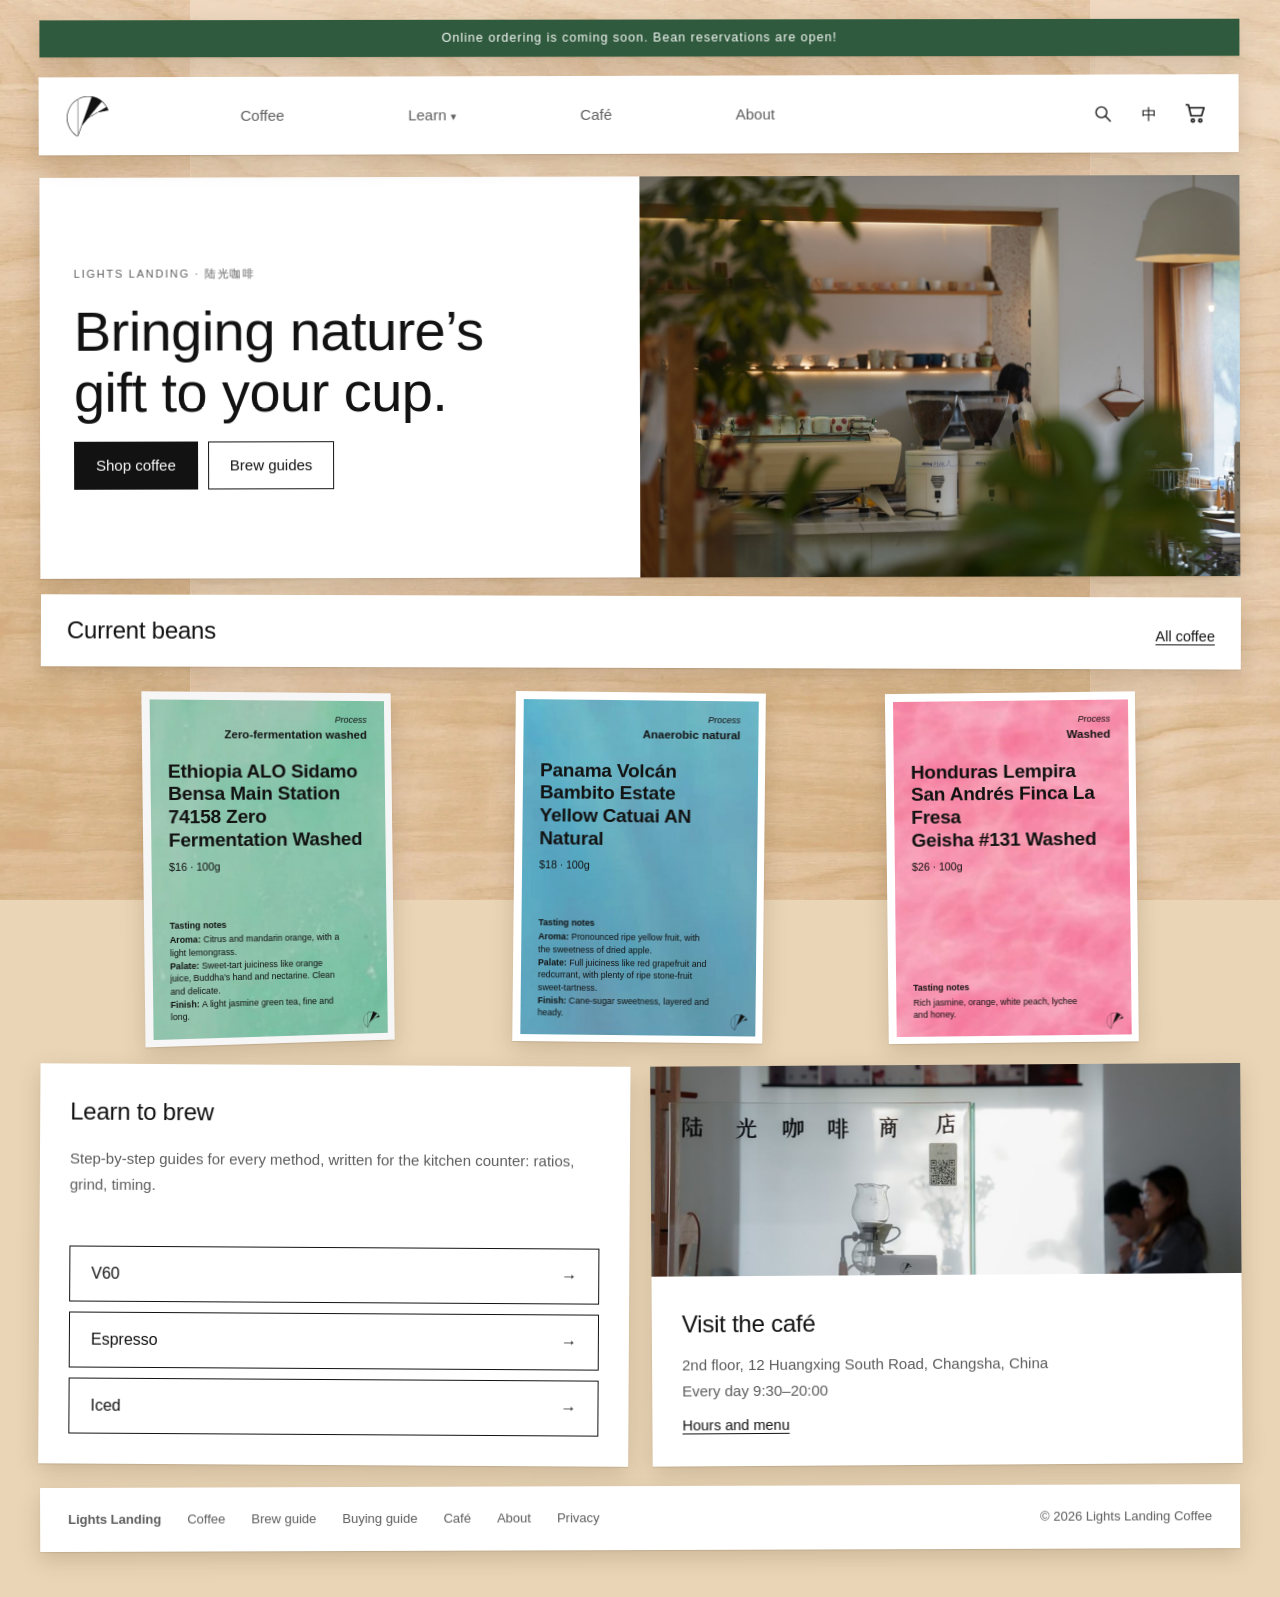
<file: index.html>
<!DOCTYPE html>
<html lang="en">
<head>
<meta charset="utf-8">
<meta name="viewport" content="width=device-width, initial-scale=1, viewport-fit=cover">
<title>Lights Landing Coffee · 陆光咖啡</title>
<meta name="description" content="Bringing nature’s gift to your cup. Single-lot coffee from Lights Landing, Changsha.">
<script>
/* Hide the page until site.js has put it into Chinese, so Chinese readers
   never see a flash of English. site.js clears this; the timer is a guard. */
try {
  var lang = new URLSearchParams(location.search).get('lang') || localStorage.getItem('lights.lang') ||
    (/^zh/i.test(navigator.language || '') ? 'zh' : 'en');
  if (lang === 'zh') {
    document.documentElement.lang = 'zh-Hans';
    document.documentElement.classList.add('is-translating');
    setTimeout(function () { document.documentElement.classList.remove('is-translating'); }, 1500);
  }
} catch (error) {}
</script>
<link rel="icon" href="favicon.ico" sizes="48x48">
<link rel="icon" href="favicon.svg" type="image/svg+xml">
<link rel="apple-touch-icon" href="apple-touch-icon.png">
<link rel="stylesheet" href="assets/styles.css?v=i18n-17">
</head>
<body>

<div class="wrap">
  <p class="card announce" data-i18n="announce">Online ordering is coming soon. Bean reservations are open!</p>

  <header class="card masthead">
    <a class="brand" href="index.html">
      <span class="brand__mark" aria-hidden="true"></span>
      <span class="visually-hidden" data-i18n="brand">Lights Landing Coffee · 陆光咖啡, home</span>
    </a>
    <nav class="nav" aria-label="Primary" data-i18n-attr="aria-label:nav.label">
      <a href="coffee.html" data-i18n="nav.coffee">Coffee</a>
      <div class="nav__group" data-nav-group>
        <button class="nav__toggle" type="button" aria-expanded="false" aria-controls="learn-menu" data-i18n="nav.learn">Learn</button>
        <div class="nav__menu" id="learn-menu">
          <a href="brew.html" data-i18n="nav.brew">Brew guide</a>
          <a href="buying.html" data-i18n="nav.buying">Buying guide</a>
        </div>
      </div>
      <a href="cafe.html" data-i18n="nav.cafe">Café</a>
      <a href="about.html" data-i18n="nav.about">About</a>
    </nav>
    <div class="masthead__end">
      <form class="find" action="coffee.html" method="get" role="search">
        <label class="find__icon" for="site-search"><svg viewBox="0 0 24 24" aria-hidden="true" fill="none" stroke="currentColor" stroke-width="1.6"><circle cx="10.5" cy="10.5" r="6.5" fill="none"/><path d="M15.4 15.4 21 21" stroke-linecap="square"/></svg><span class="visually-hidden" data-i18n="search.label">Search coffee</span></label>
        <input class="find__input" id="site-search" name="q" type="search" maxlength="200" placeholder="Search coffee" autocomplete="off" data-i18n-attr="placeholder:search.placeholder">
      </form>
      <button class="lang" type="button" lang="zh-Hans" aria-label="切换到中文" data-lang-toggle>中</button>
      <a class="cart" href="cart.html" aria-label="Wishlist" data-wishlist-link><svg viewBox="0 0 24 24" aria-hidden="true" fill="none" stroke="currentColor" stroke-width="1.6" stroke-linejoin="round"><path d="M2 3.5h2.8l2.5 11h10.6l2.4-8H6.1" fill="none"/><circle cx="9.2" cy="19.2" r="1.5" fill="none"/><circle cx="16.6" cy="19.2" r="1.5" fill="none"/></svg><span class="cart__count" data-wishlist-count hidden>0</span></a>
    </div>
  </header>

  <main class="view">
    <section class="card split">
      <div class="split__text">
        <p class="eyebrow" data-i18n="home.eyebrow">Lights Landing · 陆光咖啡</p>
        <h1 class="h-display" data-i18n="home.title">Bringing nature’s gift to your cup.</h1>
        <div class="btn-row">
          <a class="btn" href="coffee.html" data-i18n="home.shop">Shop coffee</a>
          <a class="btn btn--ghost" href="brew.html" data-i18n="home.guides">Brew guides</a>
        </div>
      </div>
      <img src="uploads/cafe-room.jpg" alt="The room at Lu Guang, brewers on the bar and plants at the window" data-i18n-attr="alt:img.cafeRoom">
    </section>

    <div class="card head-row">
      <h2 class="h-section" data-i18n="home.roasts">Current beans</h2>
      <a class="link" href="coffee.html" data-i18n="link.allCoffee">All coffee</a>
    </div>
    <div class="beans beans--row" data-beans="home">
      <ul class="card fallback" data-coffee-links>
        <li><a href="product.html?id=alo-main-station">ALO Main Station</a> · Ethiopia · Zero-fermentation washed · $16 · 100g</li>
        <li><a href="product.html?id=bambito-estate">Bambito Estate</a> · Panama · Anaerobic natural · $18 · 100g</li>
        <li><a href="product.html?id=finca-la-fresa">Finca La Fresa</a> · Honduras · Washed · $26 · 100g</li>
      </ul>
    </div>

    <div class="two">
      <section class="card pad fill" style="gap:16px">
        <h2 class="h-section" data-i18n="home.learn">Learn to brew</h2>
        <p class="prose" style="margin:0" data-i18n="home.learnText">Step-by-step guides for every method, written for the kitchen counter: ratios, grind, timing.</p>
        <div class="methods push">
          <a class="btn btn--ghost" href="brew.html?m=v60" data-i18n="method.v60">V60</a>
          <a class="btn btn--ghost" href="brew.html?m=espresso" data-i18n="method.espresso">Espresso</a>
          <a class="btn btn--ghost" href="brew.html?m=iced" data-i18n="method.iced">Iced</a>
        </div>
      </section>
      <section class="card fill" style="gap:0">
        <img src="uploads/storefront.jpg" alt="The 陆光咖啡商店 shopfront window" style="width:100%;height:210px;object-fit:cover" data-i18n-attr="alt:img.storefront">
        <div class="pad stack" style="gap:10px">
          <h2 class="h-section" data-i18n="home.visit">Visit the café</h2>
          <p class="prose" style="margin:0" data-i18n="home.address">2nd floor, 12 Huangxing South Road, Changsha, China<br>Every day 9:30–20:00</p>
          <a class="link" href="cafe.html" data-i18n="link.hours">Hours and menu</a>
        </div>
      </section>
    </div>
  </main>

  <footer class="card footer">
    <a href="index.html"><strong data-i18n="footer.brand">Lights Landing</strong></a>
    <a href="coffee.html" data-i18n="nav.coffee">Coffee</a>
    <a href="brew.html" data-i18n="nav.brew">Brew guide</a>
    <a href="buying.html" data-i18n="nav.buying">Buying guide</a>
    <a href="cafe.html" data-i18n="nav.cafe">Café</a>
    <a href="about.html" data-i18n="nav.about">About</a>
    <a href="privacy.html" data-i18n="footer.privacy">Privacy</a>
    <span class="footer__copy">© 2026 Lights Landing Coffee</span>
  </footer>
</div>

<script src="assets/data.js?v=i18n-17"></script>
<script src="assets/i18n.js?v=i18n-17"></script>
<script src="assets/shop.js?v=i18n-17"></script>
<script src="assets/site.js?v=i18n-17"></script>
</body>
</html>
</file>
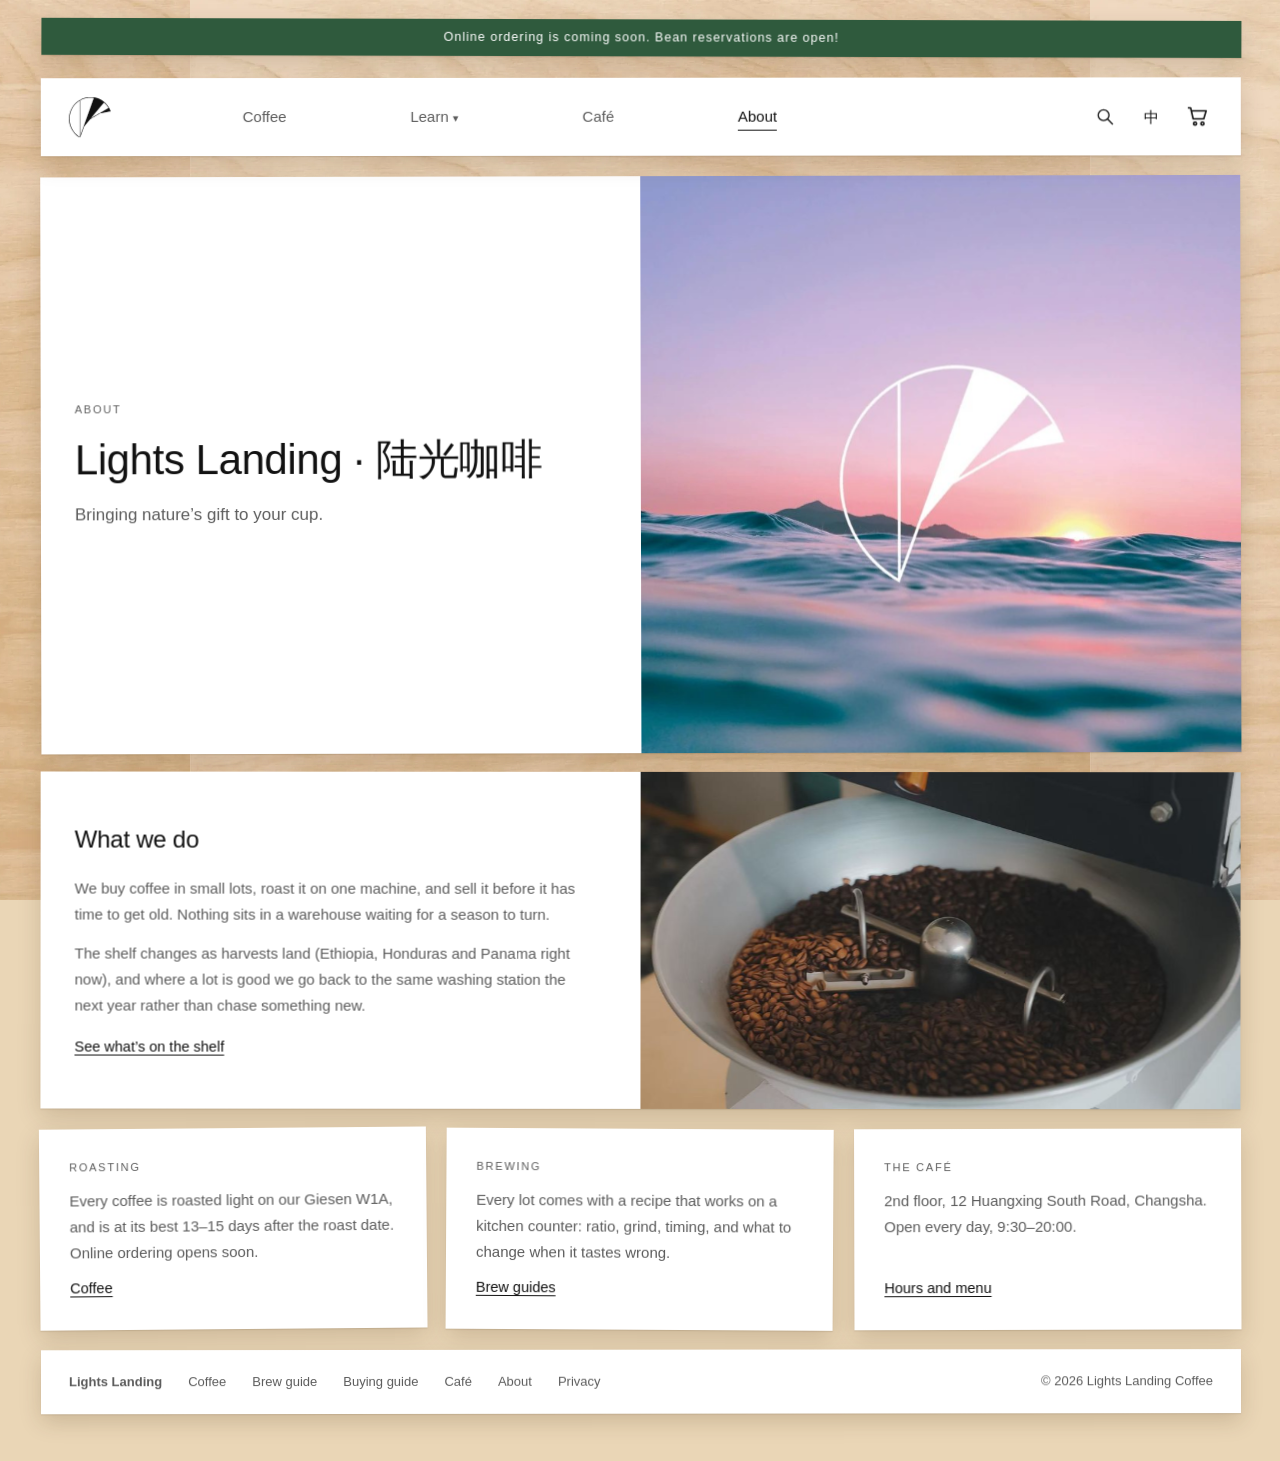
<file: about.html>
<!DOCTYPE html>
<html lang="en">
<head>
<meta charset="utf-8">
<meta name="viewport" content="width=device-width, initial-scale=1, viewport-fit=cover">
<title data-i18n="title.about">About | Lights Landing Coffee</title>
<meta name="description" content="Lights Landing (陆光咖啡), a coffee shop and roaster in Changsha. Bringing nature’s gift to your cup.">
<script>
/* Hide the page until site.js has put it into Chinese, so Chinese readers
   never see a flash of English. site.js clears this; the timer is a guard. */
try {
  var lang = new URLSearchParams(location.search).get('lang') || localStorage.getItem('lights.lang') ||
    (/^zh/i.test(navigator.language || '') ? 'zh' : 'en');
  if (lang === 'zh') {
    document.documentElement.lang = 'zh-Hans';
    document.documentElement.classList.add('is-translating');
    setTimeout(function () { document.documentElement.classList.remove('is-translating'); }, 1500);
  }
} catch (error) {}
</script>
<link rel="icon" href="favicon.ico" sizes="48x48">
<link rel="icon" href="favicon.svg" type="image/svg+xml">
<link rel="apple-touch-icon" href="apple-touch-icon.png">
<link rel="stylesheet" href="assets/styles.css?v=i18n-17">
</head>
<body>

<div class="wrap">
  <p class="card announce" data-i18n="announce">Online ordering is coming soon. Bean reservations are open!</p>

  <header class="card masthead">
    <a class="brand" href="index.html">
      <span class="brand__mark" aria-hidden="true"></span>
      <span class="visually-hidden" data-i18n="brand">Lights Landing Coffee · 陆光咖啡, home</span>
    </a>
    <nav class="nav" aria-label="Primary" data-i18n-attr="aria-label:nav.label">
      <a href="coffee.html" data-i18n="nav.coffee">Coffee</a>
      <div class="nav__group" data-nav-group>
        <button class="nav__toggle" type="button" aria-expanded="false" aria-controls="learn-menu" data-i18n="nav.learn">Learn</button>
        <div class="nav__menu" id="learn-menu">
          <a href="brew.html" data-i18n="nav.brew">Brew guide</a>
          <a href="buying.html" data-i18n="nav.buying">Buying guide</a>
        </div>
      </div>
      <a href="cafe.html" data-i18n="nav.cafe">Café</a>
      <a href="about.html" aria-current="page" data-i18n="nav.about">About</a>
    </nav>
    <div class="masthead__end">
      <form class="find" action="coffee.html" method="get" role="search">
        <label class="find__icon" for="site-search"><svg viewBox="0 0 24 24" aria-hidden="true" fill="none" stroke="currentColor" stroke-width="1.6"><circle cx="10.5" cy="10.5" r="6.5" fill="none"/><path d="M15.4 15.4 21 21" stroke-linecap="square"/></svg><span class="visually-hidden" data-i18n="search.label">Search coffee</span></label>
        <input class="find__input" id="site-search" name="q" type="search" maxlength="200" placeholder="Search coffee" autocomplete="off" data-i18n-attr="placeholder:search.placeholder">
      </form>
      <button class="lang" type="button" lang="zh-Hans" aria-label="切换到中文" data-lang-toggle>中</button>
      <a class="cart" href="cart.html" aria-label="Wishlist" data-wishlist-link><svg viewBox="0 0 24 24" aria-hidden="true" fill="none" stroke="currentColor" stroke-width="1.6" stroke-linejoin="round"><path d="M2 3.5h2.8l2.5 11h10.6l2.4-8H6.1" fill="none"/><circle cx="9.2" cy="19.2" r="1.5" fill="none"/><circle cx="16.6" cy="19.2" r="1.5" fill="none"/></svg><span class="cart__count" data-wishlist-count hidden>0</span></a>
    </div>
  </header>

  <main class="view">
    <section class="card split split--tall">
      <div class="split__text">
        <p class="eyebrow" data-i18n="about.eyebrow">About</p>
        <h1 class="h-page" data-i18n="about.title">Lights Landing · 陆光咖啡</h1>
        <p class="lede" data-i18n="about.slogan">Bringing nature’s gift to your cup.</p>
      </div>
      <img src="uploads/about-sea.jpg" alt="The Lu Guang logo over the sea at sunrise" data-i18n-attr="alt:img.sea">
    </section>

    <section class="card split">
      <div class="split__text">
        <h2 class="h-section" data-i18n="about.what">What we do</h2>
        <div class="prose" data-i18n="about.whatText">
          <p>We buy coffee in small lots, roast it on one machine, and sell it before it has time to get old. Nothing sits in a warehouse waiting for a season to turn.</p>
          <p>The shelf changes as harvests land (Ethiopia, Honduras and Panama right now), and where a lot is good we go back to the same washing station the next year rather than chase something new.</p>
        </div>
        <a class="link" href="coffee.html" data-i18n="about.shelf">See what’s on the shelf</a>
      </div>
      <img src="uploads/roasting.jpg" alt="Fresh roasted beans turning in the cooling tray" data-i18n-attr="alt:img.roasting">
    </section>

    <div class="three">
      <section class="card pad fill">
        <h2 class="eyebrow" data-i18n="product.roast">Roasting</h2>
        <p class="prose" style="margin:0" data-i18n="about.roastText">Every coffee is roasted light on our Giesen W1A, and is at its best 13–15 days after the roast date. Online ordering opens soon.</p>
        <a class="link push" href="coffee.html" data-i18n="nav.coffee">Coffee</a>
      </section>
      <section class="card pad fill">
        <h2 class="eyebrow" data-i18n="about.brewing">Brewing</h2>
        <p class="prose" style="margin:0" data-i18n="about.brewText">Every lot comes with a recipe that works on a kitchen counter: ratio, grind, timing, and what to change when it tastes wrong.</p>
        <a class="link push" href="brew.html" data-i18n="home.guides">Brew guides</a>
      </section>
      <section class="card pad fill">
        <h2 class="eyebrow" data-i18n="nav.cafe">The café</h2>
        <p class="prose" style="margin:0" data-i18n="about.cafeText">2nd floor, 12 Huangxing South Road, Changsha. Open every day, 9:30–20:00.</p>
        <a class="link push" href="cafe.html" data-i18n="link.hours">Hours and menu</a>
      </section>
    </div>
  </main>

  <footer class="card footer">
    <a href="index.html"><strong data-i18n="footer.brand">Lights Landing</strong></a>
    <a href="coffee.html" data-i18n="nav.coffee">Coffee</a>
    <a href="brew.html" data-i18n="nav.brew">Brew guide</a>
    <a href="buying.html" data-i18n="nav.buying">Buying guide</a>
    <a href="cafe.html" data-i18n="nav.cafe">Café</a>
    <a href="about.html" data-i18n="nav.about">About</a>
    <a href="privacy.html" data-i18n="footer.privacy">Privacy</a>
    <span class="footer__copy">© 2026 Lights Landing Coffee</span>
  </footer>
</div>

<script src="assets/data.js?v=i18n-17"></script>
<script src="assets/i18n.js?v=i18n-17"></script>
<script src="assets/shop.js?v=i18n-17"></script>
<script src="assets/site.js?v=i18n-17"></script>
</body>
</html>
</file>
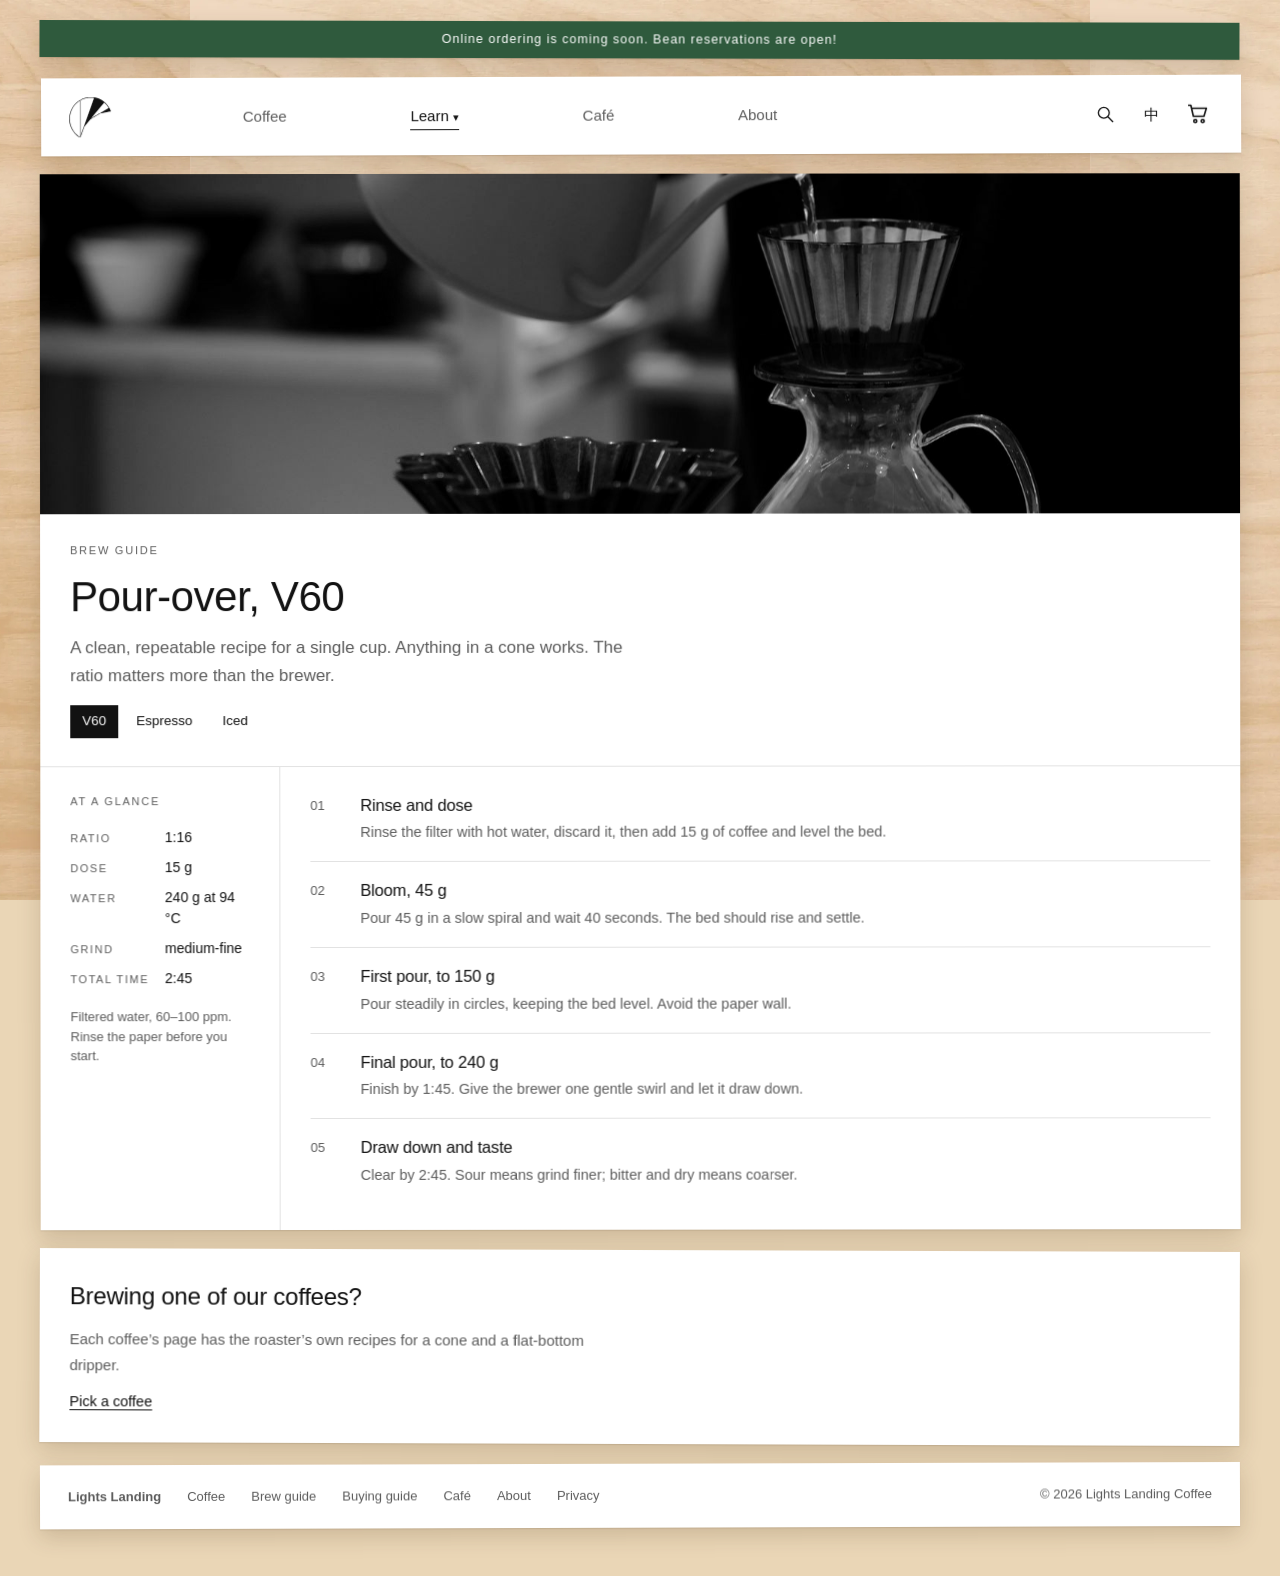
<file: brew.html>
<!DOCTYPE html>
<html lang="en">
<head>
<meta charset="utf-8">
<meta name="viewport" content="width=device-width, initial-scale=1, viewport-fit=cover">
<title>Pour-over, V60 | Lights Landing Coffee</title>
<meta name="description" content="Step-by-step brew guides for the kitchen counter: ratios, grind, timing.">
<script>
/* Hide the page until site.js has put it into Chinese, so Chinese readers
   never see a flash of English. site.js clears this; the timer is a guard. */
try {
  var lang = new URLSearchParams(location.search).get('lang') || localStorage.getItem('lights.lang') ||
    (/^zh/i.test(navigator.language || '') ? 'zh' : 'en');
  if (lang === 'zh') {
    document.documentElement.lang = 'zh-Hans';
    document.documentElement.classList.add('is-translating');
    setTimeout(function () { document.documentElement.classList.remove('is-translating'); }, 1500);
  }
} catch (error) {}
</script>
<link rel="icon" href="favicon.ico" sizes="48x48">
<link rel="icon" href="favicon.svg" type="image/svg+xml">
<link rel="apple-touch-icon" href="apple-touch-icon.png">
<link rel="stylesheet" href="assets/styles.css?v=i18n-17">
</head>
<body>

<div class="wrap">
  <p class="card announce" data-i18n="announce">Online ordering is coming soon. Bean reservations are open!</p>

  <header class="card masthead">
    <a class="brand" href="index.html">
      <span class="brand__mark" aria-hidden="true"></span>
      <span class="visually-hidden" data-i18n="brand">Lights Landing Coffee · 陆光咖啡, home</span>
    </a>
    <nav class="nav" aria-label="Primary" data-i18n-attr="aria-label:nav.label">
      <a href="coffee.html" data-i18n="nav.coffee">Coffee</a>
      <div class="nav__group" data-nav-group>
        <button class="nav__toggle is-current" type="button" aria-expanded="false" aria-controls="learn-menu" data-i18n="nav.learn">Learn</button>
        <div class="nav__menu" id="learn-menu">
          <a href="brew.html" aria-current="page" data-i18n="nav.brew">Brew guide</a>
          <a href="buying.html" data-i18n="nav.buying">Buying guide</a>
        </div>
      </div>
      <a href="cafe.html" data-i18n="nav.cafe">Café</a>
      <a href="about.html" data-i18n="nav.about">About</a>
    </nav>
    <div class="masthead__end">
      <form class="find" action="coffee.html" method="get" role="search">
        <label class="find__icon" for="site-search"><svg viewBox="0 0 24 24" aria-hidden="true" fill="none" stroke="currentColor" stroke-width="1.6"><circle cx="10.5" cy="10.5" r="6.5" fill="none"/><path d="M15.4 15.4 21 21" stroke-linecap="square"/></svg><span class="visually-hidden" data-i18n="search.label">Search coffee</span></label>
        <input class="find__input" id="site-search" name="q" type="search" maxlength="200" placeholder="Search coffee" autocomplete="off" data-i18n-attr="placeholder:search.placeholder">
      </form>
      <button class="lang" type="button" lang="zh-Hans" aria-label="切换到中文" data-lang-toggle>中</button>
      <a class="cart" href="cart.html" aria-label="Wishlist" data-wishlist-link><svg viewBox="0 0 24 24" aria-hidden="true" fill="none" stroke="currentColor" stroke-width="1.6" stroke-linejoin="round"><path d="M2 3.5h2.8l2.5 11h10.6l2.4-8H6.1" fill="none"/><circle cx="9.2" cy="19.2" r="1.5" fill="none"/><circle cx="16.6" cy="19.2" r="1.5" fill="none"/></svg><span class="cart__count" data-wishlist-count hidden>0</span></a>
    </div>
  </header>

  <main class="view">
    <section class="card guide">
      <img class="bw" src="uploads/pourover-hero.jpg" alt="Pouring water over a V60 on the brew bar" data-guide-image>
      <div class="guide__head">
        <p class="eyebrow" data-i18n="nav.brew">Brew guide</p>
        <h1 class="h-page" data-guide-title>Pour-over, V60</h1>
        <p class="lede" style="max-width:60ch" data-guide-intro>A clean, repeatable recipe for a single cup. Anything in a cone works. The ratio matters more than the brewer.</p>
        <nav class="tabs" aria-label="Brew method" data-i18n-attr="aria-label:guide.methods">
          <a class="chip" href="brew.html?m=v60" data-guide-tab="v60" aria-current="page">V60</a>
          <a class="chip" href="brew.html?m=espresso" data-guide-tab="espresso">Espresso</a>
          <a class="chip" href="brew.html?m=iced" data-guide-tab="iced">Iced</a>
        </nav>
      </div>
      <div class="guide__body">
        <div class="guide__glance">
          <h2 class="eyebrow" data-i18n="guide.glance">At a glance</h2>
          <dl class="specs" data-guide-glance>
            <dt>Ratio</dt><dd>1:16</dd>
            <dt>Dose</dt><dd>15 g</dd>
            <dt>Water</dt><dd>240 g at 94 °C</dd>
            <dt>Grind</dt><dd>medium-fine</dd>
            <dt>Total time</dt><dd>2:45</dd>
          </dl>
          <p class="small" data-guide-note>Filtered water, 60–100 ppm. Rinse the paper before you start.</p>
        </div>
        <div class="guide__steps" data-guide-steps>
          <div class="step"><span class="step__n">01</span><div><h3>Rinse and dose</h3><p>Rinse the filter with hot water, discard it, then add 15 g of coffee and level the bed.</p></div></div>
          <div class="step"><span class="step__n">02</span><div><h3>Bloom, 45 g</h3><p>Pour 45 g in a slow spiral and wait 40 seconds. The bed should rise and settle.</p></div></div>
          <div class="step"><span class="step__n">03</span><div><h3>First pour, to 150 g</h3><p>Pour steadily in circles, keeping the bed level. Avoid the paper wall.</p></div></div>
          <div class="step"><span class="step__n">04</span><div><h3>Final pour, to 240 g</h3><p>Finish by 1:45. Give the brewer one gentle swirl and let it draw down.</p></div></div>
          <div class="step"><span class="step__n">05</span><div><h3>Draw down and taste</h3><p>Clear by 2:45. Sour means grind finer; bitter and dry means coarser.</p></div></div>
        </div>
      </div>
    </section>

    <section class="card pad stack">
      <h2 class="h-section" data-i18n="guide.ours">Brewing one of our coffees?</h2>
      <p class="prose" style="margin:0" data-i18n="guide.oursText">Each coffee’s page has the roaster’s own recipes for a cone and a flat-bottom dripper.</p>
      <a class="link" href="coffee.html" data-i18n="guide.pick">Pick a coffee</a>
    </section>
  </main>

  <footer class="card footer">
    <a href="index.html"><strong data-i18n="footer.brand">Lights Landing</strong></a>
    <a href="coffee.html" data-i18n="nav.coffee">Coffee</a>
    <a href="brew.html" data-i18n="nav.brew">Brew guide</a>
    <a href="buying.html" data-i18n="nav.buying">Buying guide</a>
    <a href="cafe.html" data-i18n="nav.cafe">Café</a>
    <a href="about.html" data-i18n="nav.about">About</a>
    <a href="privacy.html" data-i18n="footer.privacy">Privacy</a>
    <span class="footer__copy">© 2026 Lights Landing Coffee</span>
  </footer>
</div>

<script src="assets/data.js?v=i18n-17"></script>
<script src="assets/i18n.js?v=i18n-17"></script>
<script src="assets/shop.js?v=i18n-17"></script>
<script src="assets/site.js?v=i18n-17"></script>
</body>
</html>
</file>
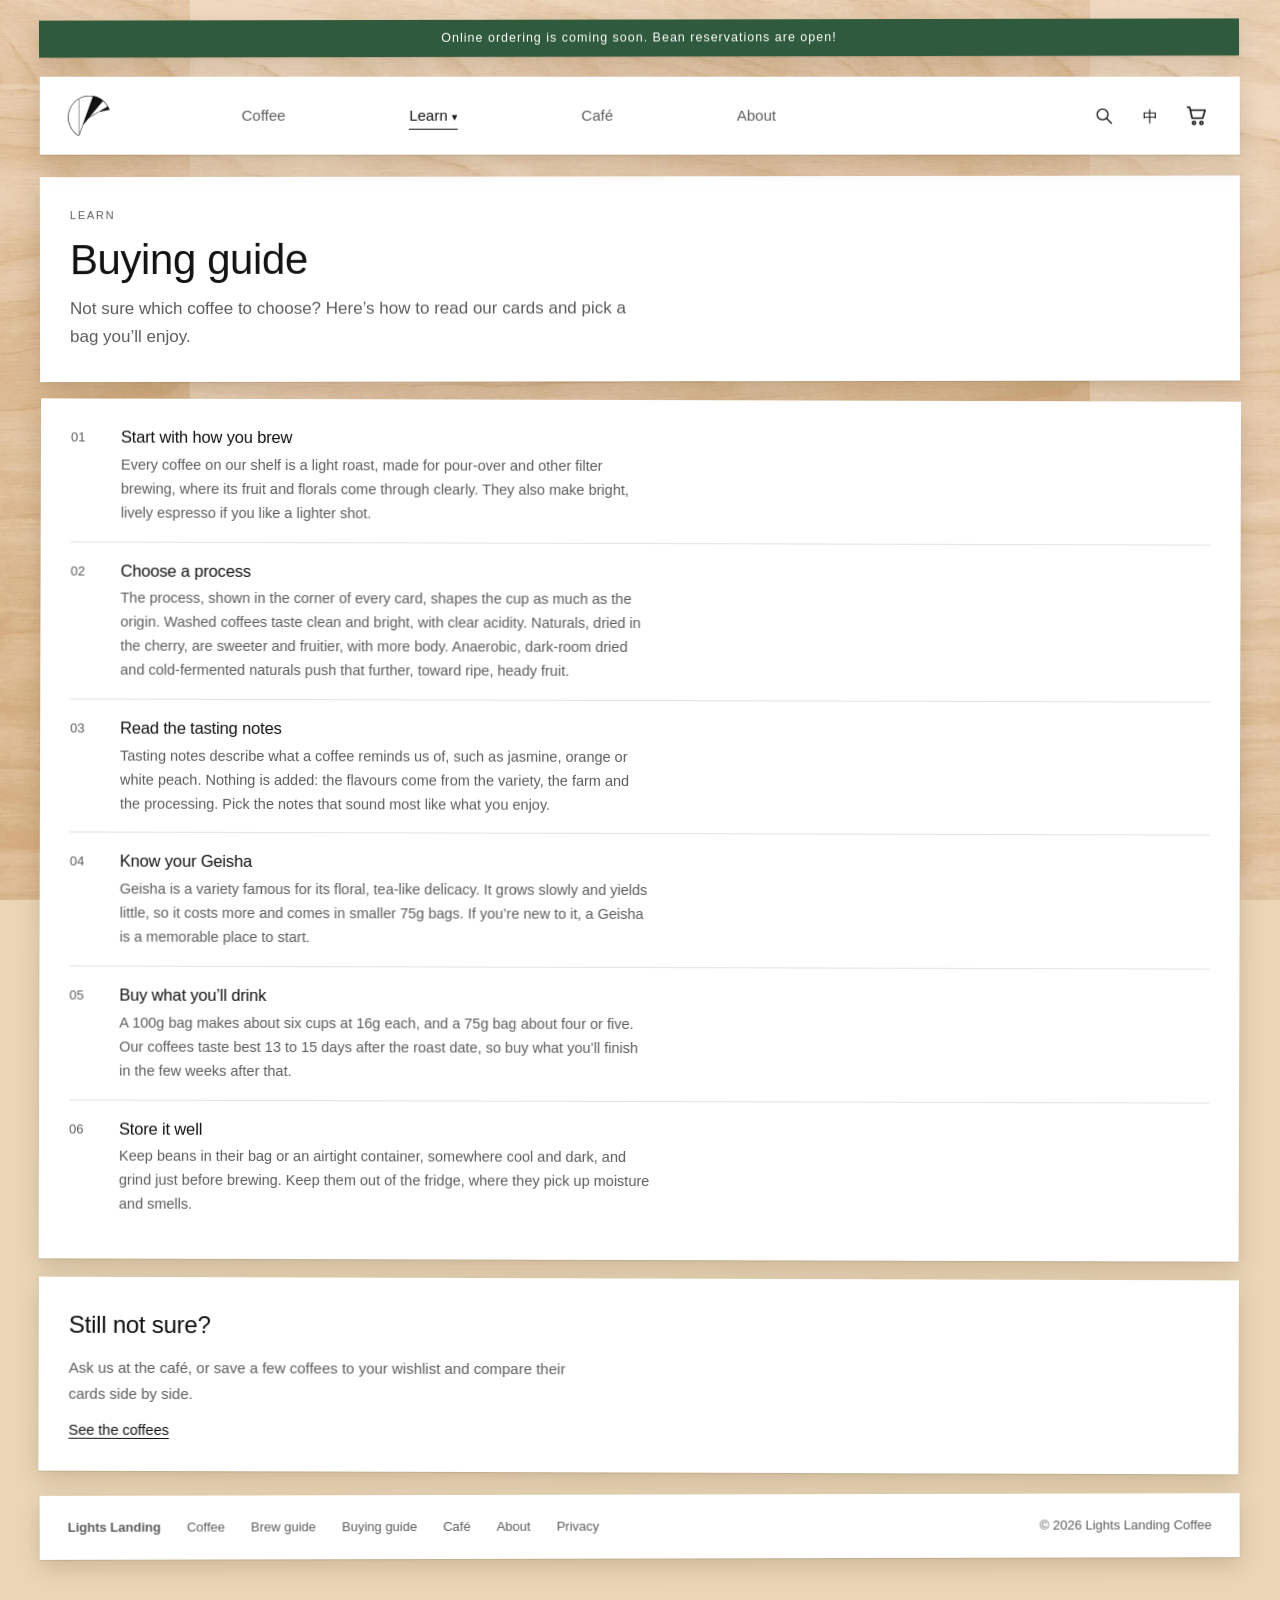
<file: buying.html>
<!DOCTYPE html>
<html lang="en">
<head>
<meta charset="utf-8">
<meta name="viewport" content="width=device-width, initial-scale=1, viewport-fit=cover">
<title data-i18n="title.buying">Buying guide | Lights Landing Coffee</title>
<meta name="description" content="How to choose a coffee: brewing, process, tasting notes, Geisha, how much to buy and how to store it.">
<script>
/* Hide the page until site.js has put it into Chinese, so Chinese readers
   never see a flash of English. site.js clears this; the timer is a guard. */
try {
  var lang = new URLSearchParams(location.search).get('lang') || localStorage.getItem('lights.lang') ||
    (/^zh/i.test(navigator.language || '') ? 'zh' : 'en');
  if (lang === 'zh') {
    document.documentElement.lang = 'zh-Hans';
    document.documentElement.classList.add('is-translating');
    setTimeout(function () { document.documentElement.classList.remove('is-translating'); }, 1500);
  }
} catch (error) {}
</script>
<link rel="icon" href="favicon.ico" sizes="48x48">
<link rel="icon" href="favicon.svg" type="image/svg+xml">
<link rel="apple-touch-icon" href="apple-touch-icon.png">
<link rel="stylesheet" href="assets/styles.css?v=i18n-17">
</head>
<body>

<div class="wrap">
  <p class="card announce" data-i18n="announce">Online ordering is coming soon. Bean reservations are open!</p>

  <header class="card masthead">
    <a class="brand" href="index.html">
      <span class="brand__mark" aria-hidden="true"></span>
      <span class="visually-hidden" data-i18n="brand">Lights Landing Coffee · 陆光咖啡, home</span>
    </a>
    <nav class="nav" aria-label="Primary" data-i18n-attr="aria-label:nav.label">
      <a href="coffee.html" data-i18n="nav.coffee">Coffee</a>
      <div class="nav__group" data-nav-group>
        <button class="nav__toggle is-current" type="button" aria-expanded="false" aria-controls="learn-menu" data-i18n="nav.learn">Learn</button>
        <div class="nav__menu" id="learn-menu">
          <a href="brew.html" data-i18n="nav.brew">Brew guide</a>
          <a href="buying.html" aria-current="page" data-i18n="nav.buying">Buying guide</a>
        </div>
      </div>
      <a href="cafe.html" data-i18n="nav.cafe">Café</a>
      <a href="about.html" data-i18n="nav.about">About</a>
    </nav>
    <div class="masthead__end">
      <form class="find" action="coffee.html" method="get" role="search">
        <label class="find__icon" for="site-search"><svg viewBox="0 0 24 24" aria-hidden="true" fill="none" stroke="currentColor" stroke-width="1.6"><circle cx="10.5" cy="10.5" r="6.5" fill="none"/><path d="M15.4 15.4 21 21" stroke-linecap="square"/></svg><span class="visually-hidden" data-i18n="search.label">Search coffee</span></label>
        <input class="find__input" id="site-search" name="q" type="search" maxlength="200" placeholder="Search coffee" autocomplete="off" data-i18n-attr="placeholder:search.placeholder">
      </form>
      <button class="lang" type="button" lang="zh-Hans" aria-label="切换到中文" data-lang-toggle>中</button>
      <a class="cart" href="cart.html" aria-label="Wishlist" data-wishlist-link><svg viewBox="0 0 24 24" aria-hidden="true" fill="none" stroke="currentColor" stroke-width="1.6" stroke-linejoin="round"><path d="M2 3.5h2.8l2.5 11h10.6l2.4-8H6.1" fill="none"/><circle cx="9.2" cy="19.2" r="1.5" fill="none"/><circle cx="16.6" cy="19.2" r="1.5" fill="none"/></svg><span class="cart__count" data-wishlist-count hidden>0</span></a>
    </div>
  </header>

  <main class="view">
    <section class="card pad stack">
      <p class="eyebrow" data-i18n="buying.eyebrow">Learn</p>
      <h1 class="h-page" data-i18n="nav.buying">Buying guide</h1>
      <p class="lede" style="max-width:60ch" data-i18n="buying.lede">Not sure which coffee to choose? Here’s how to read our cards and pick a bag you’ll enjoy.</p>
    </section>

    <section class="card">
      <div class="guide__steps buying">
          <div class="step"><span class="step__n">01</span><div><h3 data-i18n="buying.start">Start with how you brew</h3><p data-i18n="buying.startText">Every coffee on our shelf is a light roast, made for pour-over and other filter brewing, where its fruit and florals come through clearly. They also make bright, lively espresso if you like a lighter shot.</p></div></div>
          <div class="step"><span class="step__n">02</span><div><h3 data-i18n="buying.process">Choose a process</h3><p data-i18n="buying.processText">The process, shown in the corner of every card, shapes the cup as much as the origin. Washed coffees taste clean and bright, with clear acidity. Naturals, dried in the cherry, are sweeter and fruitier, with more body. Anaerobic, dark-room dried and cold-fermented naturals push that further, toward ripe, heady fruit.</p></div></div>
          <div class="step"><span class="step__n">03</span><div><h3 data-i18n="buying.notes">Read the tasting notes</h3><p data-i18n="buying.notesText">Tasting notes describe what a coffee reminds us of, such as jasmine, orange or white peach. Nothing is added: the flavours come from the variety, the farm and the processing. Pick the notes that sound most like what you enjoy.</p></div></div>
          <div class="step"><span class="step__n">04</span><div><h3 data-i18n="buying.geisha">Know your Geisha</h3><p data-i18n="buying.geishaText">Geisha is a variety famous for its floral, tea-like delicacy. It grows slowly and yields little, so it costs more and comes in smaller 75g bags. If you’re new to it, a Geisha is a memorable place to start.</p></div></div>
          <div class="step"><span class="step__n">05</span><div><h3 data-i18n="buying.amount">Buy what you’ll drink</h3><p data-i18n="buying.amountText">A 100g bag makes about six cups at 16g each, and a 75g bag about four or five. Our coffees taste best 13 to 15 days after the roast date, so buy what you’ll finish in the few weeks after that.</p></div></div>
          <div class="step"><span class="step__n">06</span><div><h3 data-i18n="buying.store">Store it well</h3><p data-i18n="buying.storeText">Keep beans in their bag or an airtight container, somewhere cool and dark, and grind just before brewing. Keep them out of the fridge, where they pick up moisture and smells.</p></div></div>
      </div>
    </section>

    <section class="card pad stack">
      <h2 class="h-section" data-i18n="buying.unsure">Still not sure?</h2>
      <p class="prose" style="margin:0" data-i18n="buying.unsureText">Ask us at the café, or save a few coffees to your wishlist and compare their cards side by side.</p>
      <a class="link" href="coffee.html" data-i18n="buying.shelf">See the coffees</a>
    </section>
  </main>

  <footer class="card footer">
    <a href="index.html"><strong data-i18n="footer.brand">Lights Landing</strong></a>
    <a href="coffee.html" data-i18n="nav.coffee">Coffee</a>
    <a href="brew.html" data-i18n="nav.brew">Brew guide</a>
    <a href="buying.html" data-i18n="nav.buying">Buying guide</a>
    <a href="cafe.html" data-i18n="nav.cafe">Café</a>
    <a href="about.html" data-i18n="nav.about">About</a>
    <a href="privacy.html" data-i18n="footer.privacy">Privacy</a>
    <span class="footer__copy">© 2026 Lights Landing Coffee</span>
  </footer>
</div>

<script src="assets/data.js?v=i18n-17"></script>
<script src="assets/i18n.js?v=i18n-17"></script>
<script src="assets/shop.js?v=i18n-17"></script>
<script src="assets/site.js?v=i18n-17"></script>
</body>
</html>
</file>
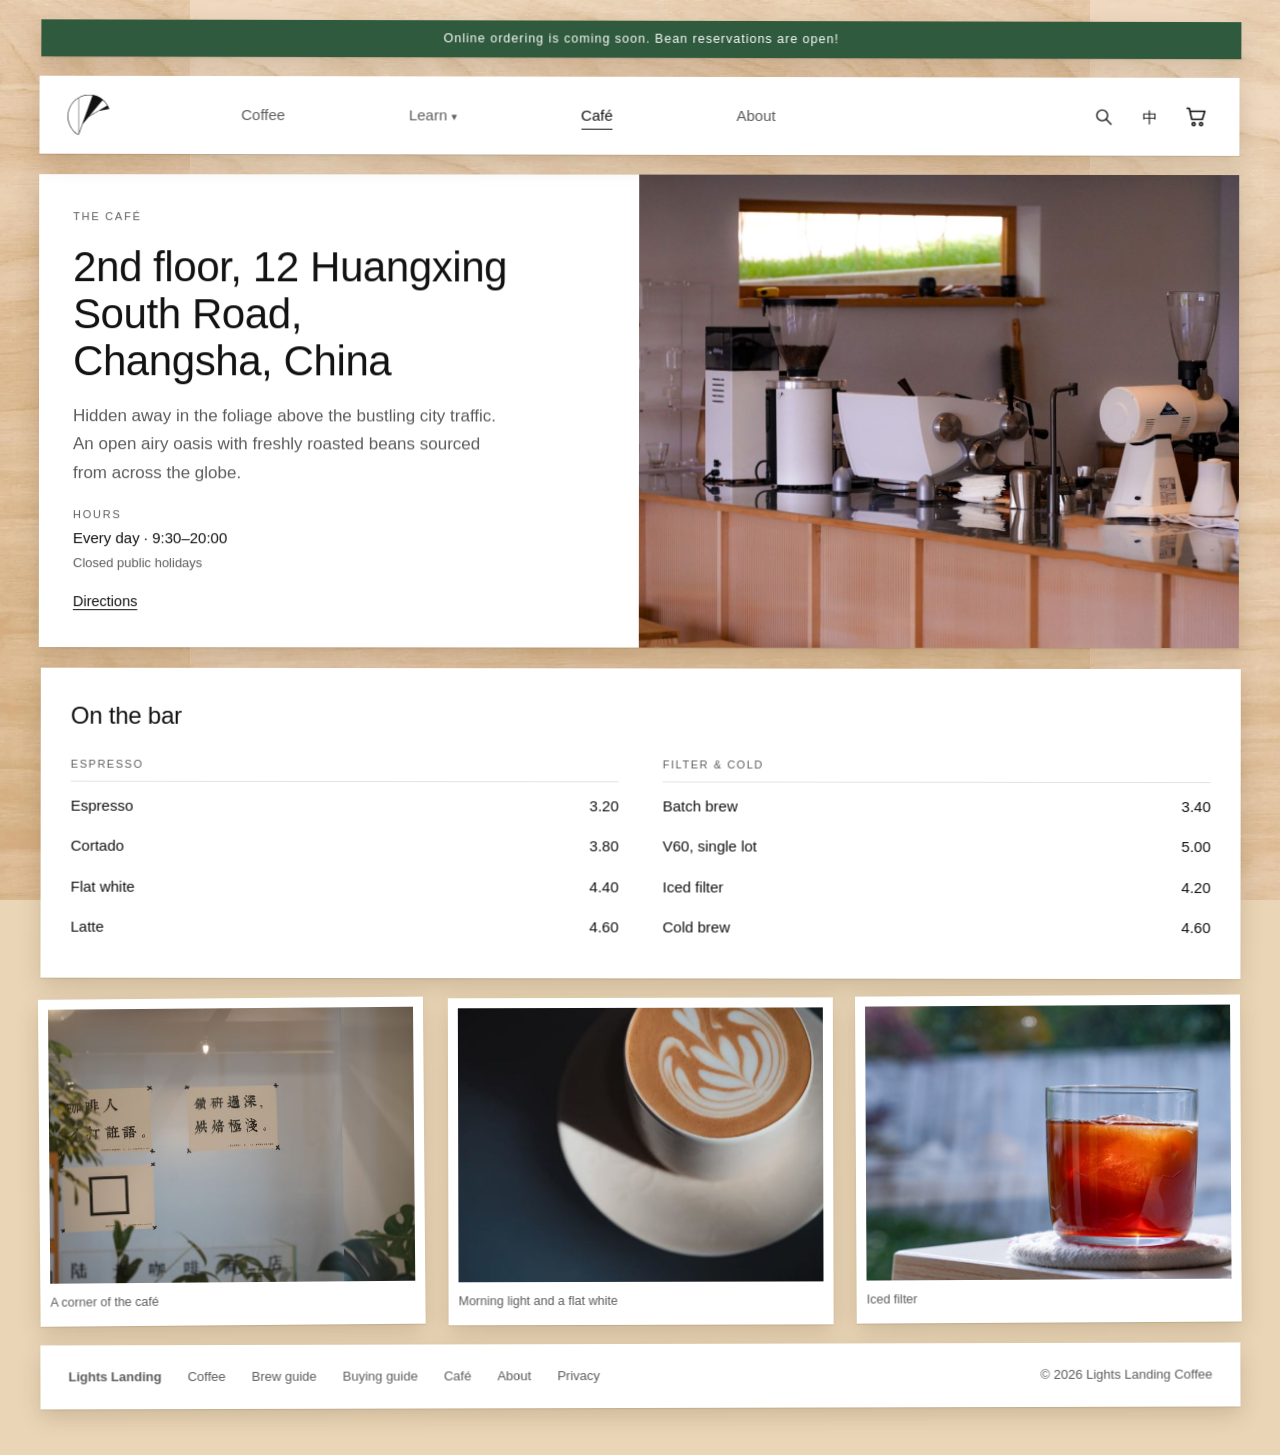
<file: cafe.html>
<!DOCTYPE html>
<html lang="en">
<head>
<meta charset="utf-8">
<meta name="viewport" content="width=device-width, initial-scale=1, viewport-fit=cover">
<title data-i18n="title.cafe">Café | Lights Landing Coffee</title>
<meta name="description" content="2nd floor, 12 Huangxing South Road, Changsha, China. Open every day, 9:30–20:00.">
<script>
/* Hide the page until site.js has put it into Chinese, so Chinese readers
   never see a flash of English. site.js clears this; the timer is a guard. */
try {
  var lang = new URLSearchParams(location.search).get('lang') || localStorage.getItem('lights.lang') ||
    (/^zh/i.test(navigator.language || '') ? 'zh' : 'en');
  if (lang === 'zh') {
    document.documentElement.lang = 'zh-Hans';
    document.documentElement.classList.add('is-translating');
    setTimeout(function () { document.documentElement.classList.remove('is-translating'); }, 1500);
  }
} catch (error) {}
</script>
<link rel="icon" href="favicon.ico" sizes="48x48">
<link rel="icon" href="favicon.svg" type="image/svg+xml">
<link rel="apple-touch-icon" href="apple-touch-icon.png">
<link rel="stylesheet" href="assets/styles.css?v=i18n-17">
</head>
<body>

<div class="wrap">
  <p class="card announce" data-i18n="announce">Online ordering is coming soon. Bean reservations are open!</p>

  <header class="card masthead">
    <a class="brand" href="index.html">
      <span class="brand__mark" aria-hidden="true"></span>
      <span class="visually-hidden" data-i18n="brand">Lights Landing Coffee · 陆光咖啡, home</span>
    </a>
    <nav class="nav" aria-label="Primary" data-i18n-attr="aria-label:nav.label">
      <a href="coffee.html" data-i18n="nav.coffee">Coffee</a>
      <div class="nav__group" data-nav-group>
        <button class="nav__toggle" type="button" aria-expanded="false" aria-controls="learn-menu" data-i18n="nav.learn">Learn</button>
        <div class="nav__menu" id="learn-menu">
          <a href="brew.html" data-i18n="nav.brew">Brew guide</a>
          <a href="buying.html" data-i18n="nav.buying">Buying guide</a>
        </div>
      </div>
      <a href="cafe.html" aria-current="page" data-i18n="nav.cafe">Café</a>
      <a href="about.html" data-i18n="nav.about">About</a>
    </nav>
    <div class="masthead__end">
      <form class="find" action="coffee.html" method="get" role="search">
        <label class="find__icon" for="site-search"><svg viewBox="0 0 24 24" aria-hidden="true" fill="none" stroke="currentColor" stroke-width="1.6"><circle cx="10.5" cy="10.5" r="6.5" fill="none"/><path d="M15.4 15.4 21 21" stroke-linecap="square"/></svg><span class="visually-hidden" data-i18n="search.label">Search coffee</span></label>
        <input class="find__input" id="site-search" name="q" type="search" maxlength="200" placeholder="Search coffee" autocomplete="off" data-i18n-attr="placeholder:search.placeholder">
      </form>
      <button class="lang" type="button" lang="zh-Hans" aria-label="切换到中文" data-lang-toggle>中</button>
      <a class="cart" href="cart.html" aria-label="Wishlist" data-wishlist-link><svg viewBox="0 0 24 24" aria-hidden="true" fill="none" stroke="currentColor" stroke-width="1.6" stroke-linejoin="round"><path d="M2 3.5h2.8l2.5 11h10.6l2.4-8H6.1" fill="none"/><circle cx="9.2" cy="19.2" r="1.5" fill="none"/><circle cx="16.6" cy="19.2" r="1.5" fill="none"/></svg><span class="cart__count" data-wishlist-count hidden>0</span></a>
    </div>
  </header>

  <main class="view">
    <section class="card split">
      <div class="split__text">
        <p class="eyebrow" data-i18n="nav.cafe">The café</p>
        <h1 class="h-page" data-i18n="cafe.address">2nd floor, 12 Huangxing South Road, Changsha, China</h1>
        <p class="lede" data-i18n="cafe.lede">Hidden away in the foliage above the bustling city traffic. An open airy oasis with freshly roasted beans sourced from across the globe.</p>
        <div class="hours">
          <h2 class="eyebrow" data-i18n="cafe.hours">Hours</h2>
          <span data-i18n="cafe.everyday">Every day · 9:30–20:00</span>
          <span class="small" data-i18n="cafe.holidays">Closed public holidays</span>
        </div>
        <a class="link" href="https://maps.google.com/?q=12+Huangxing+South+Road,+Changsha" rel="noopener" data-i18n="cafe.directions">Directions</a>
      </div>
      <img src="uploads/cafe-counter.jpg" alt="The counter at Lu Guang, grinder and espresso machine under the window" data-i18n-attr="alt:img.counter">
    </section>

    <section class="card pad stack" style="gap:22px">
      <h2 class="h-section" data-i18n="cafe.bar">On the bar</h2>
      <div class="menu">
        <div>
          <h3 data-i18n="cafe.espresso">Espresso</h3>
          <div class="menu__row"><span data-i18n="menu.espresso">Espresso</span><span>3.20</span></div>
          <div class="menu__row"><span data-i18n="menu.cortado">Cortado</span><span>3.80</span></div>
          <div class="menu__row"><span data-i18n="menu.flatwhite">Flat white</span><span>4.40</span></div>
          <div class="menu__row"><span data-i18n="menu.latte">Latte</span><span>4.60</span></div>
        </div>
        <div>
          <h3 data-i18n="cafe.filter">Filter &amp; cold</h3>
          <div class="menu__row"><span data-i18n="menu.batch">Batch brew</span><span>3.40</span></div>
          <div class="menu__row"><span data-i18n="menu.v60">V60, single lot</span><span>5.00</span></div>
          <div class="menu__row"><span data-i18n="menu.iced">Iced filter</span><span>4.20</span></div>
          <div class="menu__row"><span data-i18n="menu.cold">Cold brew</span><span>4.60</span></div>
        </div>
      </div>
    </section>

    <div class="prints">
      <figure class="card photo-print"><img src="uploads/cafe-window.jpg" alt="Frosted window lettering and plants in a corner of the café" data-i18n-attr="alt:img.window"><figcaption data-i18n="cafe.window">A corner of the café</figcaption></figure>
      <figure class="card photo-print"><img src="uploads/latte.jpg" alt="A flat white in the morning light, seen from above" data-i18n-attr="alt:img.latte"><figcaption data-i18n="cafe.latte">Morning light and a flat white</figcaption></figure>
      <figure class="card photo-print"><img src="uploads/iced-coffee.jpg" alt="A glass of iced filter coffee in the sun" data-i18n-attr="alt:img.iced"><figcaption data-i18n="cafe.iced">Iced filter</figcaption></figure>
    </div>
  </main>

  <footer class="card footer">
    <a href="index.html"><strong data-i18n="footer.brand">Lights Landing</strong></a>
    <a href="coffee.html" data-i18n="nav.coffee">Coffee</a>
    <a href="brew.html" data-i18n="nav.brew">Brew guide</a>
    <a href="buying.html" data-i18n="nav.buying">Buying guide</a>
    <a href="cafe.html" data-i18n="nav.cafe">Café</a>
    <a href="about.html" data-i18n="nav.about">About</a>
    <a href="privacy.html" data-i18n="footer.privacy">Privacy</a>
    <span class="footer__copy">© 2026 Lights Landing Coffee</span>
  </footer>
</div>

<script src="assets/data.js?v=i18n-17"></script>
<script src="assets/i18n.js?v=i18n-17"></script>
<script src="assets/shop.js?v=i18n-17"></script>
<script src="assets/site.js?v=i18n-17"></script>
</body>
</html>
</file>
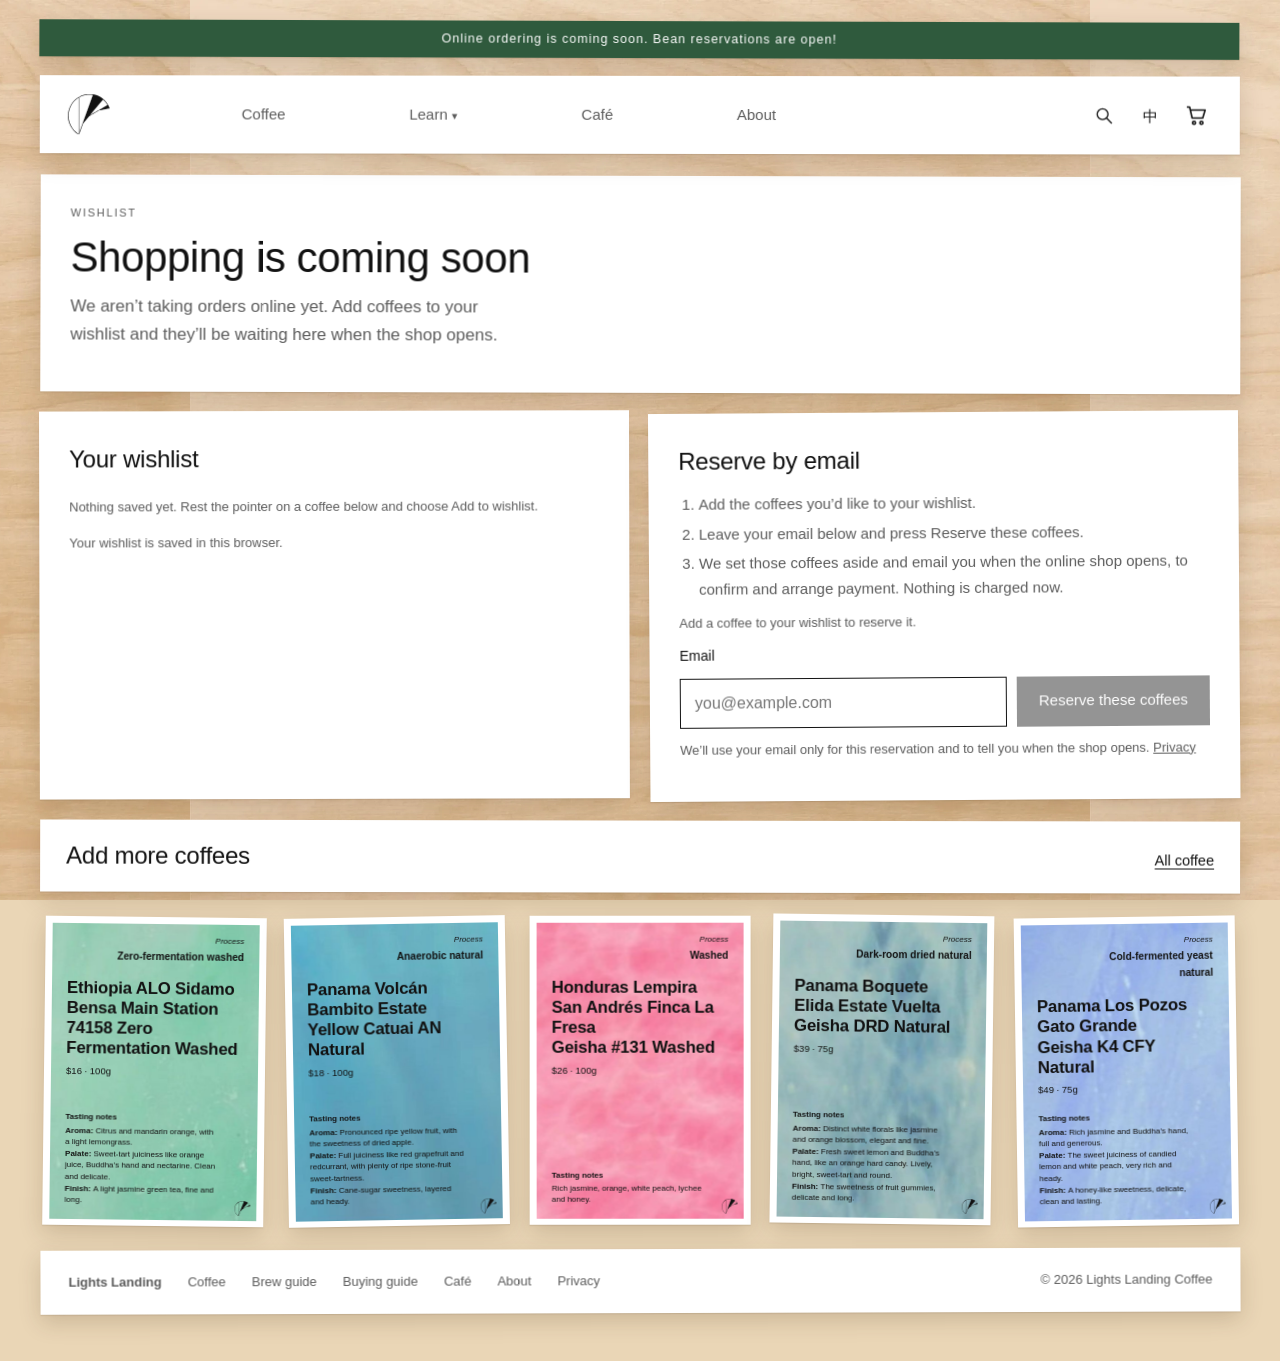
<file: cart.html>
<!DOCTYPE html>
<html lang="en">
<head>
<meta charset="utf-8">
<meta name="viewport" content="width=device-width, initial-scale=1, viewport-fit=cover">
<title data-i18n="title.cart">Wishlist | Lights Landing Coffee</title>
<meta name="description" content="Online shopping is coming soon. Save coffees to your wishlist for when the shop opens.">
<script>
/* Hide the page until site.js has put it into Chinese, so Chinese readers
   never see a flash of English. site.js clears this; the timer is a guard. */
try {
  var lang = new URLSearchParams(location.search).get('lang') || localStorage.getItem('lights.lang') ||
    (/^zh/i.test(navigator.language || '') ? 'zh' : 'en');
  if (lang === 'zh') {
    document.documentElement.lang = 'zh-Hans';
    document.documentElement.classList.add('is-translating');
    setTimeout(function () { document.documentElement.classList.remove('is-translating'); }, 1500);
  }
} catch (error) {}
</script>
<link rel="icon" href="favicon.ico" sizes="48x48">
<link rel="icon" href="favicon.svg" type="image/svg+xml">
<link rel="apple-touch-icon" href="apple-touch-icon.png">
<link rel="stylesheet" href="assets/styles.css?v=i18n-17">
</head>
<body>

<div class="wrap">
  <p class="card announce" data-i18n="announce">Online ordering is coming soon. Bean reservations are open!</p>

  <header class="card masthead">
    <a class="brand" href="index.html">
      <span class="brand__mark" aria-hidden="true"></span>
      <span class="visually-hidden" data-i18n="brand">Lights Landing Coffee · 陆光咖啡, home</span>
    </a>
    <nav class="nav" aria-label="Primary" data-i18n-attr="aria-label:nav.label">
      <a href="coffee.html" data-i18n="nav.coffee">Coffee</a>
      <div class="nav__group" data-nav-group>
        <button class="nav__toggle" type="button" aria-expanded="false" aria-controls="learn-menu" data-i18n="nav.learn">Learn</button>
        <div class="nav__menu" id="learn-menu">
          <a href="brew.html" data-i18n="nav.brew">Brew guide</a>
          <a href="buying.html" data-i18n="nav.buying">Buying guide</a>
        </div>
      </div>
      <a href="cafe.html" data-i18n="nav.cafe">Café</a>
      <a href="about.html" data-i18n="nav.about">About</a>
    </nav>
    <div class="masthead__end">
      <form class="find" action="coffee.html" method="get" role="search">
        <label class="find__icon" for="site-search"><svg viewBox="0 0 24 24" aria-hidden="true" fill="none" stroke="currentColor" stroke-width="1.6"><circle cx="10.5" cy="10.5" r="6.5" fill="none"/><path d="M15.4 15.4 21 21" stroke-linecap="square"/></svg><span class="visually-hidden" data-i18n="search.label">Search coffee</span></label>
        <input class="find__input" id="site-search" name="q" type="search" maxlength="200" placeholder="Search coffee" autocomplete="off" data-i18n-attr="placeholder:search.placeholder">
      </form>
      <button class="lang" type="button" lang="zh-Hans" aria-label="切换到中文" data-lang-toggle>中</button>
      <a class="cart" href="cart.html" aria-label="Wishlist" data-wishlist-link><svg viewBox="0 0 24 24" aria-hidden="true" fill="none" stroke="currentColor" stroke-width="1.6" stroke-linejoin="round"><path d="M2 3.5h2.8l2.5 11h10.6l2.4-8H6.1" fill="none"/><circle cx="9.2" cy="19.2" r="1.5" fill="none"/><circle cx="16.6" cy="19.2" r="1.5" fill="none"/></svg><span class="cart__count" data-wishlist-count hidden>0</span></a>
    </div>
  </header>

  <main class="view">
    <section class="card pad stack">
      <p class="eyebrow" data-i18n="cart.eyebrow">Wishlist</p>
      <h1 class="h-page" data-i18n="cart.title">Shopping is coming soon</h1>
      <p class="lede" data-i18n="cart.lede">We aren’t taking orders online yet. Add coffees to your wishlist and they’ll be waiting here when the shop opens.</p>
      <p class="status" role="status" aria-live="polite" data-wishlist-status></p>
    </section>

    <div class="two wishlist">
      <section class="card pad stack" style="gap:6px">
        <h2 class="h-section" style="margin-bottom:8px" tabindex="-1" data-wishlist-heading data-i18n="cart.yours">Your wishlist</h2>
        <ul class="wish-list" data-wishlist-items></ul>
        <p class="small" data-wishlist-empty><span data-i18n="cart.empty">Nothing saved yet.</span> <span class="on-hover" data-i18n="cart.emptyHover">Rest the pointer on a coffee below and choose Add to wishlist.</span><span class="on-touch" data-i18n="cart.emptyTouch">Swipe a coffee below to turn it over and choose Add to wishlist.</span></p>
        <p class="small" style="margin-top:10px" data-i18n="cart.browser">Your wishlist is saved in this browser.</p>
        <noscript><p class="small">Please turn on JavaScript to see and change your wishlist.</p></noscript>
      </section>

      <form class="card pad reserve" hidden data-reserve-form>
        <h2 class="h-section" data-i18n="cart.reserve">Reserve by email</h2>
        <ol class="reserve__steps" data-i18n="cart.howReserve">
          <li>Add the coffees you’d like to your wishlist.</li>
          <li>Leave your email below and press Reserve these coffees.</li>
          <li>We set those coffees aside and email you when the online shop opens, to confirm and arrange payment. Nothing is charged now.</li>
        </ol>
        <p class="small" data-reserve-coffees></p>
        <label for="reserve-email" data-i18n="cart.email">Email</label>
        <div class="reserve__controls">
          <input id="reserve-email" name="email" type="email" required maxlength="254" autocomplete="email" placeholder="you@example.com" data-reserve-email>
          <button class="btn" type="submit" data-reserve-submit data-i18n="cart.submit">Reserve these coffees</button>
        </div>
        <div class="reserve__trap" aria-hidden="true">
          <label>Leave this empty <input type="text" name="_gotcha" tabindex="-1" autocomplete="off" data-reserve-trap></label>
        </div>
        <p class="small" data-i18n="cart.privacyLink">We’ll use your email only for this reservation and to tell you when the shop opens. <a href="privacy.html">Privacy</a></p>
        <p class="status" role="status" aria-live="polite" data-reserve-status></p>
      </form>
    </div>

    <div class="card head-row" data-wishlist-more>
      <h2 class="h-section" data-i18n="cart.more">Add more coffees</h2>
      <a class="link" href="coffee.html" data-i18n="link.allCoffee">All coffee</a>
    </div>
    <div class="beans" data-beans="wish">
      <ul class="card fallback" data-coffee-links>
        <li><a href="product.html?id=alo-main-station">ALO Main Station</a> · Ethiopia · Zero-fermentation washed · $16 · 100g</li>
        <li><a href="product.html?id=bambito-estate">Bambito Estate</a> · Panama · Anaerobic natural · $18 · 100g</li>
        <li><a href="product.html?id=finca-la-fresa">Finca La Fresa</a> · Honduras · Washed · $26 · 100g</li>
        <li><a href="product.html?id=elida-estate">Elida Estate</a> · Panama · Dark-room dried natural · $39 · 75g</li>
        <li><a href="product.html?id=gato-grande">Gato Grande</a> · Panama · Cold-fermented yeast natural · $49 · 75g</li>
      </ul>
    </div>
  </main>

  <footer class="card footer">
    <a href="index.html"><strong data-i18n="footer.brand">Lights Landing</strong></a>
    <a href="coffee.html" data-i18n="nav.coffee">Coffee</a>
    <a href="brew.html" data-i18n="nav.brew">Brew guide</a>
    <a href="buying.html" data-i18n="nav.buying">Buying guide</a>
    <a href="cafe.html" data-i18n="nav.cafe">Café</a>
    <a href="about.html" data-i18n="nav.about">About</a>
    <a href="privacy.html" data-i18n="footer.privacy">Privacy</a>
    <span class="footer__copy">© 2026 Lights Landing Coffee</span>
  </footer>
</div>

<script src="assets/data.js?v=i18n-17"></script>
<script src="assets/i18n.js?v=i18n-17"></script>
<script src="assets/shop.js?v=i18n-17"></script>
<script src="assets/site.js?v=i18n-17"></script>
</body>
</html>
</file>
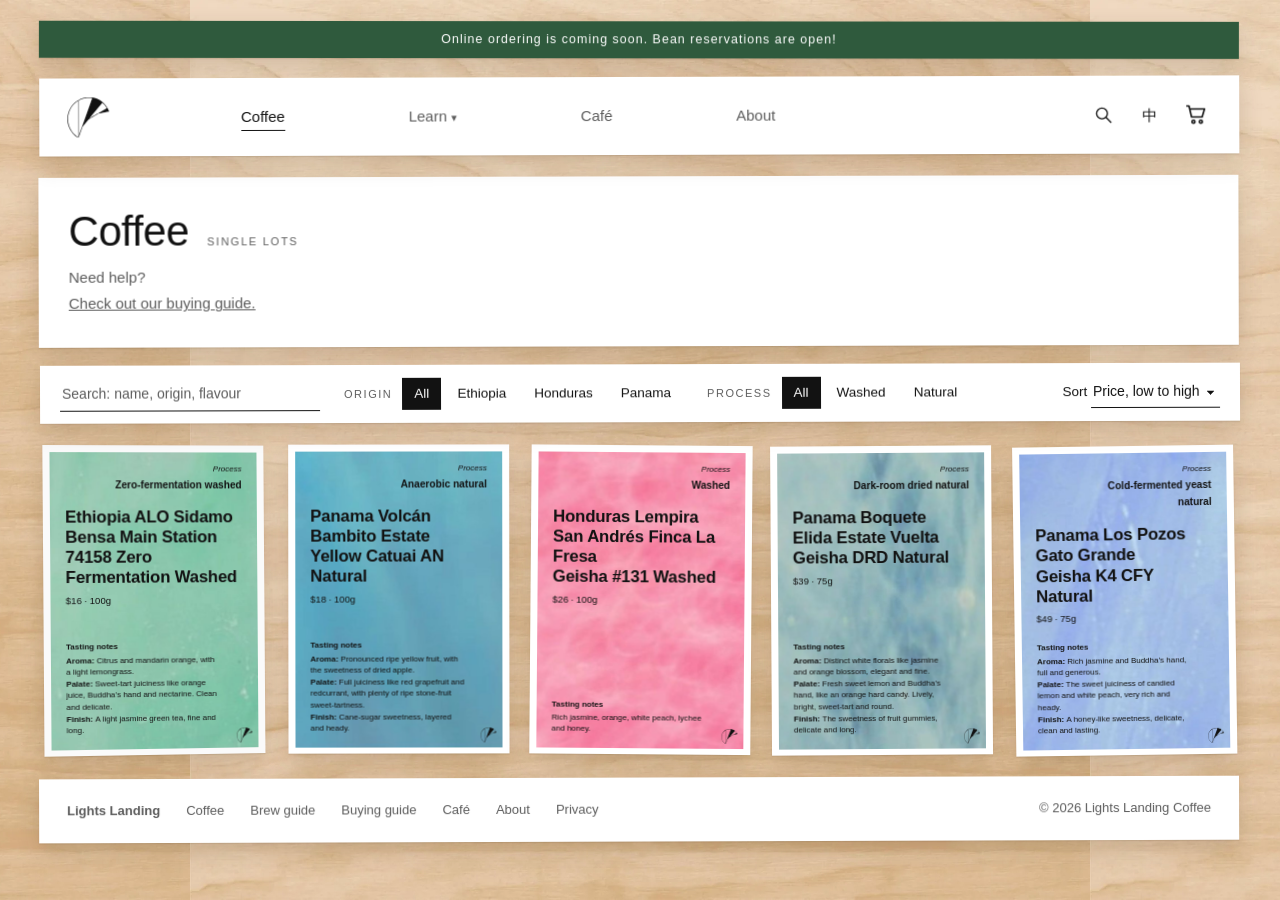
<file: coffee.html>
<!DOCTYPE html>
<html lang="en">
<head>
<meta charset="utf-8">
<meta name="viewport" content="width=device-width, initial-scale=1, viewport-fit=cover">
<title data-i18n="title.coffee">Coffee | Lights Landing Coffee</title>
<meta name="description" content="Everything on the shelf right now: single-lot coffees from Ethiopia, Honduras and Panama.">
<script>
/* Hide the page until site.js has put it into Chinese, so Chinese readers
   never see a flash of English. site.js clears this; the timer is a guard. */
try {
  var lang = new URLSearchParams(location.search).get('lang') || localStorage.getItem('lights.lang') ||
    (/^zh/i.test(navigator.language || '') ? 'zh' : 'en');
  if (lang === 'zh') {
    document.documentElement.lang = 'zh-Hans';
    document.documentElement.classList.add('is-translating');
    setTimeout(function () { document.documentElement.classList.remove('is-translating'); }, 1500);
  }
} catch (error) {}
</script>
<link rel="icon" href="favicon.ico" sizes="48x48">
<link rel="icon" href="favicon.svg" type="image/svg+xml">
<link rel="apple-touch-icon" href="apple-touch-icon.png">
<link rel="stylesheet" href="assets/styles.css?v=i18n-17">
</head>
<body>

<div class="wrap">
  <p class="card announce" data-i18n="announce">Online ordering is coming soon. Bean reservations are open!</p>

  <header class="card masthead">
    <a class="brand" href="index.html">
      <span class="brand__mark" aria-hidden="true"></span>
      <span class="visually-hidden" data-i18n="brand">Lights Landing Coffee · 陆光咖啡, home</span>
    </a>
    <nav class="nav" aria-label="Primary" data-i18n-attr="aria-label:nav.label">
      <a href="coffee.html" aria-current="page" data-i18n="nav.coffee">Coffee</a>
      <div class="nav__group" data-nav-group>
        <button class="nav__toggle" type="button" aria-expanded="false" aria-controls="learn-menu" data-i18n="nav.learn">Learn</button>
        <div class="nav__menu" id="learn-menu">
          <a href="brew.html" data-i18n="nav.brew">Brew guide</a>
          <a href="buying.html" data-i18n="nav.buying">Buying guide</a>
        </div>
      </div>
      <a href="cafe.html" data-i18n="nav.cafe">Café</a>
      <a href="about.html" data-i18n="nav.about">About</a>
    </nav>
    <div class="masthead__end">
      <form class="find" action="coffee.html" method="get" role="search">
        <label class="find__icon" for="site-search"><svg viewBox="0 0 24 24" aria-hidden="true" fill="none" stroke="currentColor" stroke-width="1.6"><circle cx="10.5" cy="10.5" r="6.5" fill="none"/><path d="M15.4 15.4 21 21" stroke-linecap="square"/></svg><span class="visually-hidden" data-i18n="search.label">Search coffee</span></label>
        <input class="find__input" id="site-search" name="q" type="search" maxlength="200" placeholder="Search coffee" autocomplete="off" data-i18n-attr="placeholder:search.placeholder">
      </form>
      <button class="lang" type="button" lang="zh-Hans" aria-label="切换到中文" data-lang-toggle>中</button>
      <a class="cart" href="cart.html" aria-label="Wishlist" data-wishlist-link><svg viewBox="0 0 24 24" aria-hidden="true" fill="none" stroke="currentColor" stroke-width="1.6" stroke-linejoin="round"><path d="M2 3.5h2.8l2.5 11h10.6l2.4-8H6.1" fill="none"/><circle cx="9.2" cy="19.2" r="1.5" fill="none"/><circle cx="16.6" cy="19.2" r="1.5" fill="none"/></svg><span class="cart__count" data-wishlist-count hidden>0</span></a>
    </div>
  </header>

  <main class="view">
    <section class="card pad shelf-head">
      <div class="shelf-head__title">
        <h1 class="h-page" data-i18n="coffee.title">Coffee</h1>
        <p class="eyebrow" data-i18n="coffee.eyebrow">Single lots</p>
      </div>
      <p class="prose" style="margin:0" data-i18n="coffee.help">Need help?<br><a href="buying.html">Check out our buying guide.</a></p>
    </section>

    <form class="card bar" action="coffee.html" method="get" role="search" aria-label="Search, filter and sort" data-i18n-attr="aria-label:bar.label" data-search-form>
      <label class="visually-hidden" for="coffee-search" data-i18n="search.label">Search coffee</label>
      <input class="search" id="coffee-search" name="q" type="search" maxlength="200" placeholder="Search: name, origin, flavour" autocomplete="off" data-i18n-attr="placeholder:bar.placeholder" data-coffee-search>
      <div class="bar__group" role="group" aria-label="Origin" data-i18n-attr="aria-label:bar.origin">
        <span class="bar__label" aria-hidden="true" data-i18n="bar.origin">Origin</span>
          <button class="chip" type="button" data-facet="origin" data-value="all" aria-pressed="true" data-i18n="filter.all">All</button>
          <button class="chip" type="button" data-facet="origin" data-value="Ethiopia" aria-pressed="false" data-i18n="filter.ethiopia">Ethiopia</button>
          <button class="chip" type="button" data-facet="origin" data-value="Honduras" aria-pressed="false" data-i18n="filter.honduras">Honduras</button>
          <button class="chip" type="button" data-facet="origin" data-value="Panama" aria-pressed="false" data-i18n="filter.panama">Panama</button>
      </div>
      <div class="bar__group" role="group" aria-label="Process" data-i18n-attr="aria-label:bar.process">
        <span class="bar__label" aria-hidden="true" data-i18n="bar.process">Process</span>
          <button class="chip" type="button" data-facet="process" data-value="all" aria-pressed="true" data-i18n="filter.all">All</button>
          <button class="chip" type="button" data-facet="process" data-value="Washed" aria-pressed="false" data-i18n="filter.washed">Washed</button>
          <button class="chip" type="button" data-facet="process" data-value="Natural" aria-pressed="false" data-i18n="filter.natural">Natural</button>
      </div>
      <div class="bar__end">
        <span class="visually-hidden" role="status" aria-live="polite" data-lot-count>5 lots</span>
        <label class="sort"><span data-i18n="bar.sort">Sort</span>
          <select name="sort" data-sort>
            <option value="asc" data-i18n="bar.asc">Price, low to high</option>
            <option value="desc" data-i18n="bar.desc">Price, high to low</option>
          </select>
        </label>
      </div>
    </form>

    <div class="beans" data-beans="shelf">
      <ul class="card fallback" data-coffee-links>
        <li><a href="product.html?id=alo-main-station">ALO Main Station</a> · Ethiopia · Zero-fermentation washed · $16 · 100g</li>
        <li><a href="product.html?id=bambito-estate">Bambito Estate</a> · Panama · Anaerobic natural · $18 · 100g</li>
        <li><a href="product.html?id=finca-la-fresa">Finca La Fresa</a> · Honduras · Washed · $26 · 100g</li>
        <li><a href="product.html?id=elida-estate">Elida Estate</a> · Panama · Dark-room dried natural · $39 · 75g</li>
        <li><a href="product.html?id=gato-grande">Gato Grande</a> · Panama · Cold-fermented yeast natural · $49 · 75g</li>
      </ul>
    </div>
    <div class="card pad" hidden data-shelf-empty>
      <p style="margin:0"><span data-i18n="coffee.none">No coffees match.</span> <button class="link" type="button" style="text-decoration:underline" data-reset-shelf data-i18n="coffee.reset">Clear the search and filters</button></p>
    </div>
  </main>

  <footer class="card footer">
    <a href="index.html"><strong data-i18n="footer.brand">Lights Landing</strong></a>
    <a href="coffee.html" data-i18n="nav.coffee">Coffee</a>
    <a href="brew.html" data-i18n="nav.brew">Brew guide</a>
    <a href="buying.html" data-i18n="nav.buying">Buying guide</a>
    <a href="cafe.html" data-i18n="nav.cafe">Café</a>
    <a href="about.html" data-i18n="nav.about">About</a>
    <a href="privacy.html" data-i18n="footer.privacy">Privacy</a>
    <span class="footer__copy">© 2026 Lights Landing Coffee</span>
  </footer>
</div>

<script src="assets/data.js?v=i18n-17"></script>
<script src="assets/i18n.js?v=i18n-17"></script>
<script src="assets/shop.js?v=i18n-17"></script>
<script src="assets/site.js?v=i18n-17"></script>
</body>
</html>
</file>
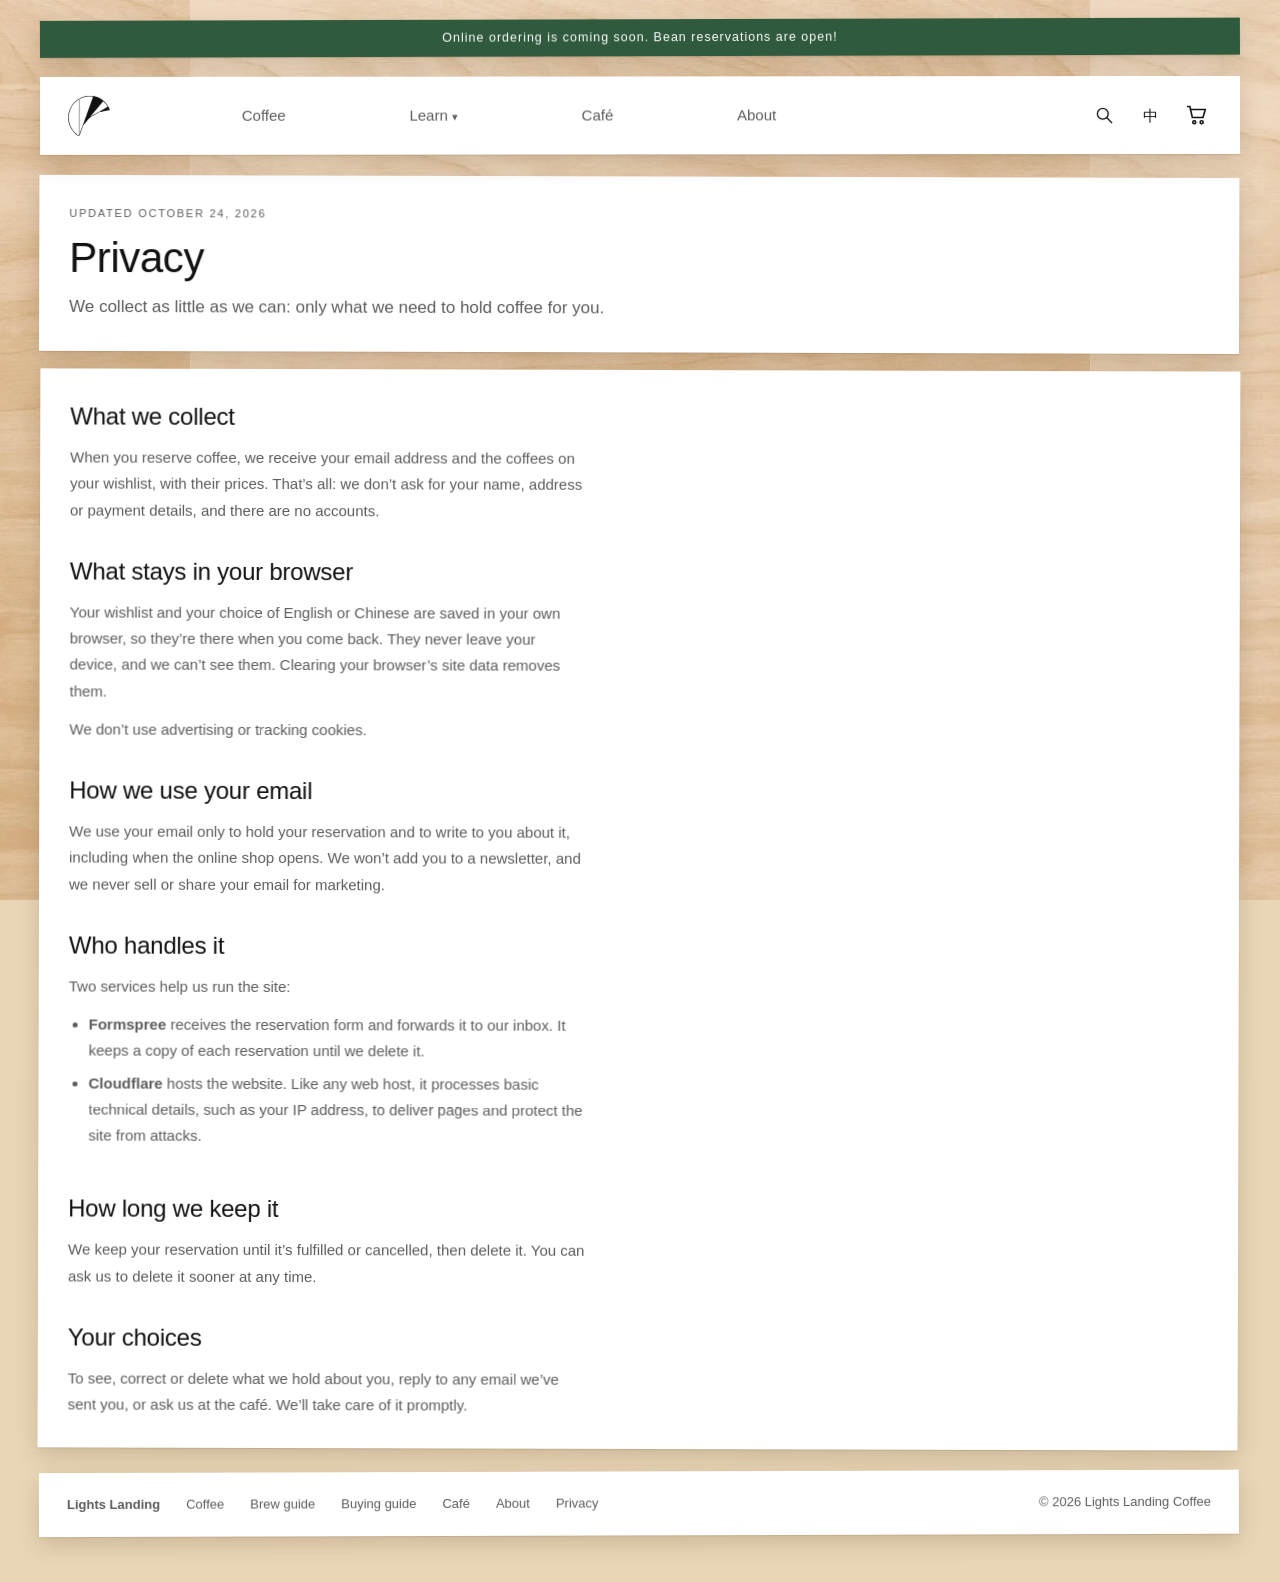
<file: privacy.html>
<!DOCTYPE html>
<html lang="en">
<head>
<meta charset="utf-8">
<meta name="viewport" content="width=device-width, initial-scale=1, viewport-fit=cover">
<title data-i18n="title.privacy">Privacy | Lights Landing Coffee</title>
<meta name="description" content="What Lights Landing Coffee collects when you reserve coffee, how we use it, and how to have it deleted.">
<script>
/* Hide the page until site.js has put it into Chinese, so Chinese readers
   never see a flash of English. site.js clears this; the timer is a guard. */
try {
  var lang = new URLSearchParams(location.search).get('lang') || localStorage.getItem('lights.lang') ||
    (/^zh/i.test(navigator.language || '') ? 'zh' : 'en');
  if (lang === 'zh') {
    document.documentElement.lang = 'zh-Hans';
    document.documentElement.classList.add('is-translating');
    setTimeout(function () { document.documentElement.classList.remove('is-translating'); }, 1500);
  }
} catch (error) {}
</script>
<link rel="icon" href="favicon.ico" sizes="48x48">
<link rel="icon" href="favicon.svg" type="image/svg+xml">
<link rel="apple-touch-icon" href="apple-touch-icon.png">
<link rel="stylesheet" href="assets/styles.css?v=i18n-17">
</head>
<body>

<div class="wrap">
  <p class="card announce" data-i18n="announce">Online ordering is coming soon. Bean reservations are open!</p>

  <header class="card masthead">
    <a class="brand" href="index.html">
      <span class="brand__mark" aria-hidden="true"></span>
      <span class="visually-hidden" data-i18n="brand">Lights Landing Coffee · 陆光咖啡, home</span>
    </a>
    <nav class="nav" aria-label="Primary" data-i18n-attr="aria-label:nav.label">
      <a href="coffee.html" data-i18n="nav.coffee">Coffee</a>
      <div class="nav__group" data-nav-group>
        <button class="nav__toggle" type="button" aria-expanded="false" aria-controls="learn-menu" data-i18n="nav.learn">Learn</button>
        <div class="nav__menu" id="learn-menu">
          <a href="brew.html" data-i18n="nav.brew">Brew guide</a>
          <a href="buying.html" data-i18n="nav.buying">Buying guide</a>
        </div>
      </div>
      <a href="cafe.html" data-i18n="nav.cafe">Café</a>
      <a href="about.html" data-i18n="nav.about">About</a>
    </nav>
    <div class="masthead__end">
      <form class="find" action="coffee.html" method="get" role="search">
        <label class="find__icon" for="site-search"><svg viewBox="0 0 24 24" aria-hidden="true" fill="none" stroke="currentColor" stroke-width="1.6"><circle cx="10.5" cy="10.5" r="6.5" fill="none"/><path d="M15.4 15.4 21 21" stroke-linecap="square"/></svg><span class="visually-hidden" data-i18n="search.label">Search coffee</span></label>
        <input class="find__input" id="site-search" name="q" type="search" maxlength="200" placeholder="Search coffee" autocomplete="off" data-i18n-attr="placeholder:search.placeholder">
      </form>
      <button class="lang" type="button" lang="zh-Hans" aria-label="切换到中文" data-lang-toggle>中</button>
      <a class="cart" href="cart.html" aria-label="Wishlist" data-wishlist-link><svg viewBox="0 0 24 24" aria-hidden="true" fill="none" stroke="currentColor" stroke-width="1.6" stroke-linejoin="round"><path d="M2 3.5h2.8l2.5 11h10.6l2.4-8H6.1" fill="none"/><circle cx="9.2" cy="19.2" r="1.5" fill="none"/><circle cx="16.6" cy="19.2" r="1.5" fill="none"/></svg><span class="cart__count" data-wishlist-count hidden>0</span></a>
    </div>
  </header>

  <main class="view">
    <section class="card pad stack">
      <p class="eyebrow" data-i18n="privacy.updated">Updated October 24, 2026</p>
      <h1 class="h-page" data-i18n="privacy.title">Privacy</h1>
      <p class="lede" style="max-width:60ch" data-i18n="privacy.lede">We collect as little as we can: only what we need to hold coffee for you.</p>
    </section>

    <section class="card pad privacy">
      <section class="privacy__part">
        <h2 class="h-section" data-i18n="privacy.collect">What we collect</h2>
        <div class="prose" data-i18n="privacy.collectText"><p>When you reserve coffee, we receive your email address and the coffees on your wishlist, with their prices. That’s all: we don’t ask for your name, address or payment details, and there are no accounts.</p></div>
      </section>
      <section class="privacy__part">
        <h2 class="h-section" data-i18n="privacy.browser">What stays in your browser</h2>
        <div class="prose" data-i18n="privacy.browserText"><p>Your wishlist and your choice of English or Chinese are saved in your own browser, so they’re there when you come back. They never leave your device, and we can’t see them. Clearing your browser’s site data removes them.</p><p>We don’t use advertising or tracking cookies.</p></div>
      </section>
      <section class="privacy__part">
        <h2 class="h-section" data-i18n="privacy.use">How we use your email</h2>
        <div class="prose" data-i18n="privacy.useText"><p>We use your email only to hold your reservation and to write to you about it, including when the online shop opens. We won’t add you to a newsletter, and we never sell or share your email for marketing.</p></div>
      </section>
      <section class="privacy__part">
        <h2 class="h-section" data-i18n="privacy.who">Who handles it</h2>
        <div class="prose" data-i18n="privacy.whoText"><p>Two services help us run the site:</p><ul><li><strong>Formspree</strong> receives the reservation form and forwards it to our inbox. It keeps a copy of each reservation until we delete it.</li><li><strong>Cloudflare</strong> hosts the website. Like any web host, it processes basic technical details, such as your IP address, to deliver pages and protect the site from attacks.</li></ul></div>
      </section>
      <section class="privacy__part">
        <h2 class="h-section" data-i18n="privacy.keep">How long we keep it</h2>
        <div class="prose" data-i18n="privacy.keepText"><p>We keep your reservation until it’s fulfilled or cancelled, then delete it. You can ask us to delete it sooner at any time.</p></div>
      </section>
      <section class="privacy__part">
        <h2 class="h-section" data-i18n="privacy.choices">Your choices</h2>
        <div class="prose" data-i18n="privacy.choicesText"><p>To see, correct or delete what we hold about you, reply to any email we’ve sent you, or ask us at the café. We’ll take care of it promptly.</p></div>
      </section>
    </section>
  </main>

  <footer class="card footer">
    <a href="index.html"><strong data-i18n="footer.brand">Lights Landing</strong></a>
    <a href="coffee.html" data-i18n="nav.coffee">Coffee</a>
    <a href="brew.html" data-i18n="nav.brew">Brew guide</a>
    <a href="buying.html" data-i18n="nav.buying">Buying guide</a>
    <a href="cafe.html" data-i18n="nav.cafe">Café</a>
    <a href="about.html" data-i18n="nav.about">About</a>
    <a href="privacy.html" data-i18n="footer.privacy">Privacy</a>
    <span class="footer__copy">© 2026 Lights Landing Coffee</span>
  </footer>
</div>

<script src="assets/data.js?v=i18n-17"></script>
<script src="assets/i18n.js?v=i18n-17"></script>
<script src="assets/shop.js?v=i18n-17"></script>
<script src="assets/site.js?v=i18n-17"></script>
</body>
</html>
</file>
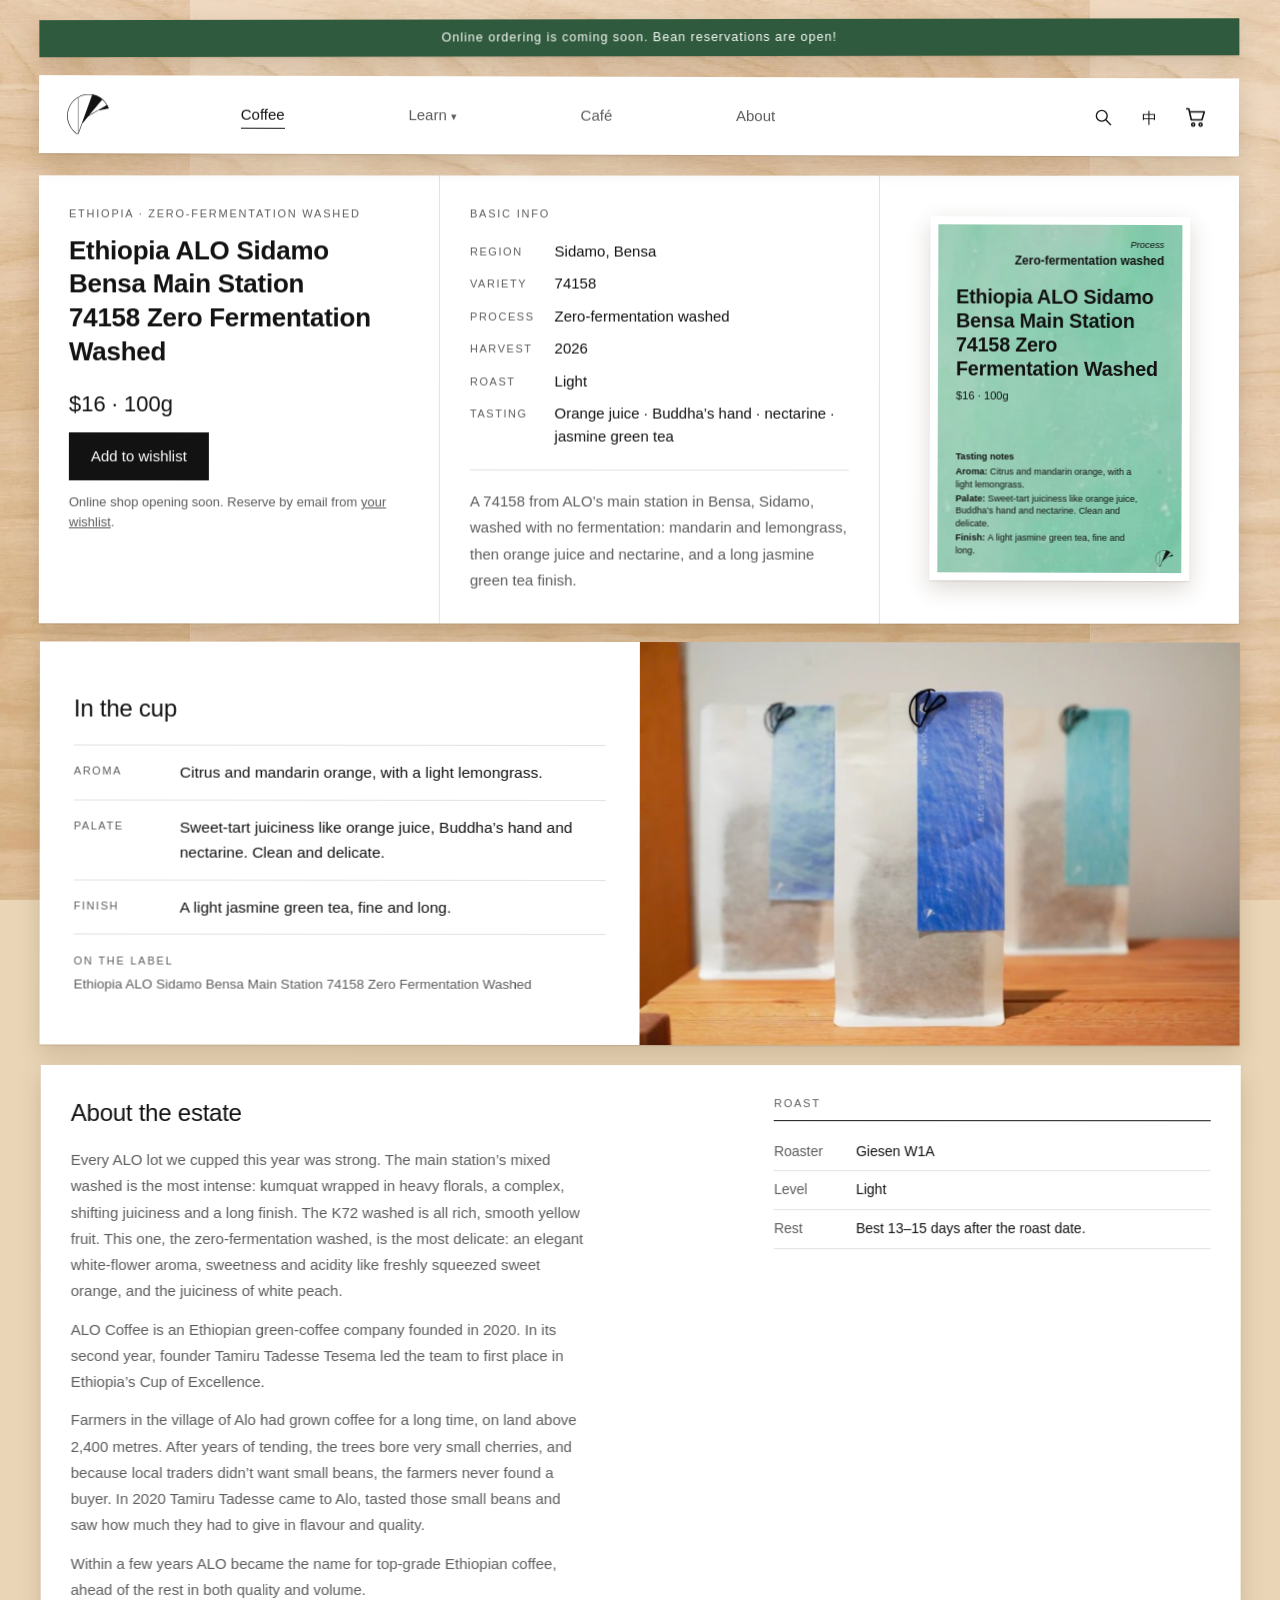
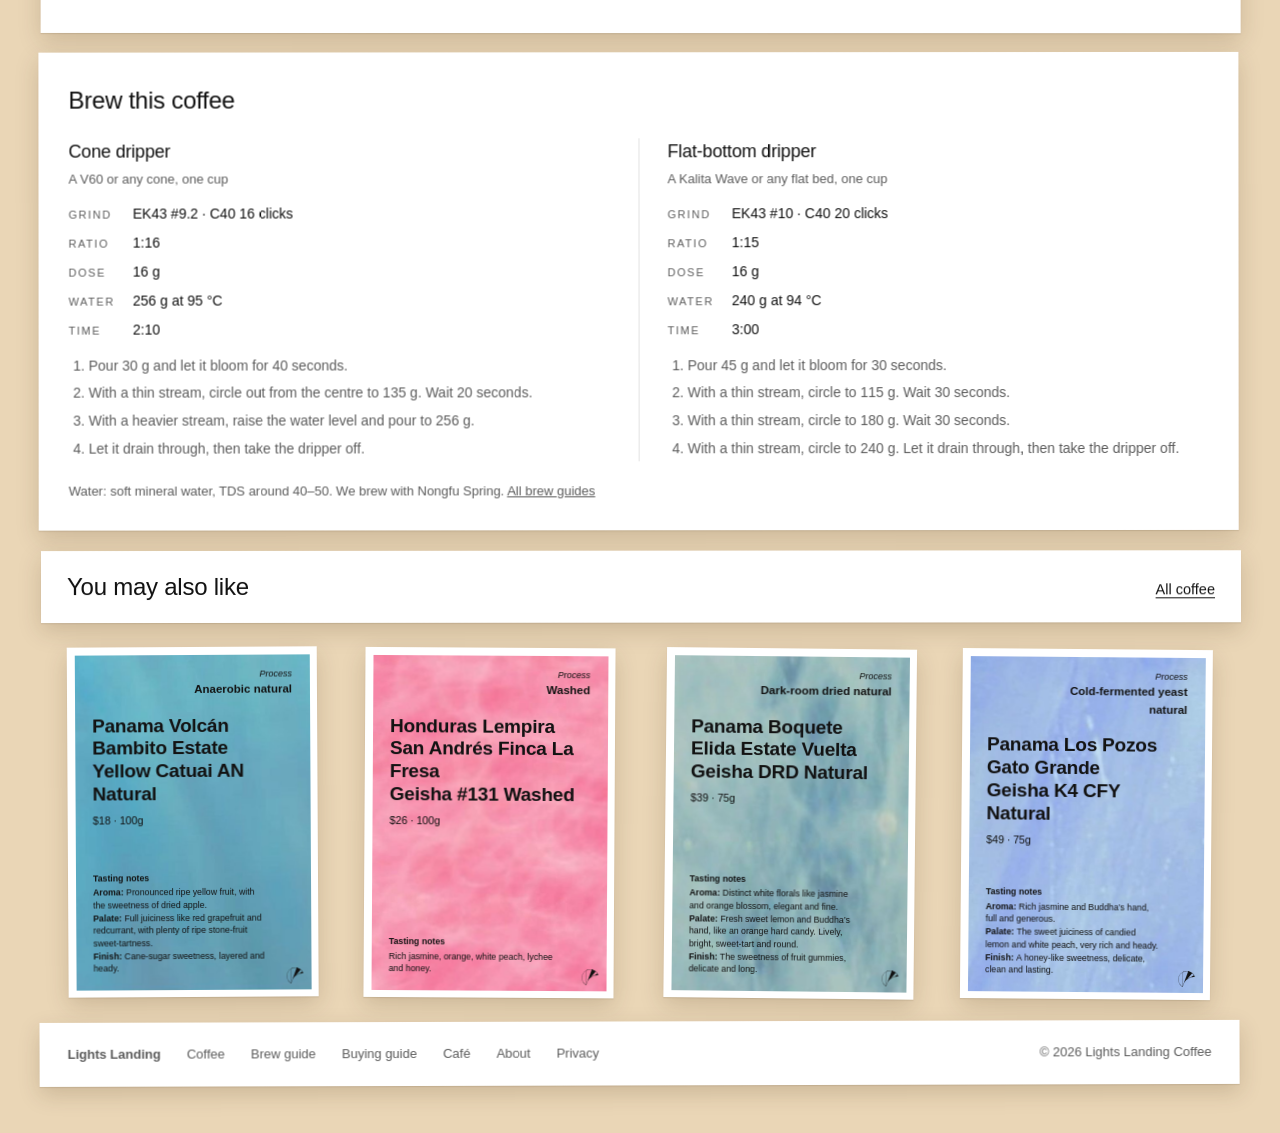
<file: product.html>
<!DOCTYPE html>
<html lang="en">
<head>
<meta charset="utf-8">
<meta name="viewport" content="width=device-width, initial-scale=1, viewport-fit=cover">
<title>ALO Main Station | Lights Landing Coffee</title>
<meta name="description" content="A 74158 from ALO’s main station in Bensa, Sidamo, washed with no fermentation: mandarin and lemongrass, then orange juice and nectarine, and a long jasmine green tea finish.">
<script>
/* Hide the page until site.js has put it into Chinese, so Chinese readers
   never see a flash of English. site.js clears this; the timer is a guard. */
try {
  var lang = new URLSearchParams(location.search).get('lang') || localStorage.getItem('lights.lang') ||
    (/^zh/i.test(navigator.language || '') ? 'zh' : 'en');
  if (lang === 'zh') {
    document.documentElement.lang = 'zh-Hans';
    document.documentElement.classList.add('is-translating');
    setTimeout(function () { document.documentElement.classList.remove('is-translating'); }, 1500);
  }
} catch (error) {}
</script>
<link rel="icon" href="favicon.ico" sizes="48x48">
<link rel="icon" href="favicon.svg" type="image/svg+xml">
<link rel="apple-touch-icon" href="apple-touch-icon.png">
<link rel="stylesheet" href="assets/styles.css?v=i18n-17">
</head>
<body>

<div class="wrap">
  <p class="card announce" data-i18n="announce">Online ordering is coming soon. Bean reservations are open!</p>

  <header class="card masthead">
    <a class="brand" href="index.html">
      <span class="brand__mark" aria-hidden="true"></span>
      <span class="visually-hidden" data-i18n="brand">Lights Landing Coffee · 陆光咖啡, home</span>
    </a>
    <nav class="nav" aria-label="Primary" data-i18n-attr="aria-label:nav.label">
      <a href="coffee.html" aria-current="page" data-i18n="nav.coffee">Coffee</a>
      <div class="nav__group" data-nav-group>
        <button class="nav__toggle" type="button" aria-expanded="false" aria-controls="learn-menu" data-i18n="nav.learn">Learn</button>
        <div class="nav__menu" id="learn-menu">
          <a href="brew.html" data-i18n="nav.brew">Brew guide</a>
          <a href="buying.html" data-i18n="nav.buying">Buying guide</a>
        </div>
      </div>
      <a href="cafe.html" data-i18n="nav.cafe">Café</a>
      <a href="about.html" data-i18n="nav.about">About</a>
    </nav>
    <div class="masthead__end">
      <form class="find" action="coffee.html" method="get" role="search">
        <label class="find__icon" for="site-search"><svg viewBox="0 0 24 24" aria-hidden="true" fill="none" stroke="currentColor" stroke-width="1.6"><circle cx="10.5" cy="10.5" r="6.5" fill="none"/><path d="M15.4 15.4 21 21" stroke-linecap="square"/></svg><span class="visually-hidden" data-i18n="search.label">Search coffee</span></label>
        <input class="find__input" id="site-search" name="q" type="search" maxlength="200" placeholder="Search coffee" autocomplete="off" data-i18n-attr="placeholder:search.placeholder">
      </form>
      <button class="lang" type="button" lang="zh-Hans" aria-label="切换到中文" data-lang-toggle>中</button>
      <a class="cart" href="cart.html" aria-label="Wishlist" data-wishlist-link><svg viewBox="0 0 24 24" aria-hidden="true" fill="none" stroke="currentColor" stroke-width="1.6" stroke-linejoin="round"><path d="M2 3.5h2.8l2.5 11h10.6l2.4-8H6.1" fill="none"/><circle cx="9.2" cy="19.2" r="1.5" fill="none"/><circle cx="16.6" cy="19.2" r="1.5" fill="none"/></svg><span class="cart__count" data-wishlist-count hidden>0</span></a>
    </div>
  </header>

  <main class="view">
    <section class="card product" data-product>
      <div class="buy">
        <p class="eyebrow" data-product-eyebrow>Ethiopia · Zero-fermentation washed</p>
        <h1 class="buy__name" data-product-name>Ethiopia ALO Sidamo<br>Bensa Main Station<br>74158 Zero Fermentation Washed</h1>
        <p class="buy__sub" hidden data-product-sub></p>
        <p class="buy__price" data-product-price>$16 · 100g</p>
        <a class="btn" href="cart.html" data-product-wish>Add to wishlist</a>
        <p class="small"><span data-i18n="product.closed">Online shop opening soon.</span> <span data-i18n="product.reserve">Reserve by email from <a href="cart.html">your wishlist</a>.</span></p>
        <p class="status" role="status" aria-live="polite" data-wishlist-status></p>
      </div>
      <div class="info">
        <h2 class="eyebrow" data-i18n="product.basics">Basic info</h2>
        <dl class="specs" data-product-specs>
          <dt>Region</dt><dd>Sidamo, Bensa</dd>
          <dt>Variety</dt><dd>74158</dd>
          <dt>Process</dt><dd>Zero-fermentation washed</dd>
          <dt>Harvest</dt><dd>2026</dd>
          <dt>Roast</dt><dd>Light</dd>
          <dt>Tasting</dt><dd>Orange juice · Buddha’s hand · nectarine · jasmine green tea</dd>
        </dl>
        <div class="prose"><p data-product-blurb>A 74158 from ALO’s main station in Bensa, Sidamo, washed with no fermentation: mandarin and lemongrass, then orange juice and nectarine, and a long jasmine green tea finish.</p></div>
      </div>
      <div class="product__print" data-product-print></div>
    </section>

    <section class="card split">
      <div class="split__text">
        <h2 class="h-section" data-i18n="product.cup">In the cup</h2>
        <dl class="cup" data-product-cup>
          <div><dt>Aroma</dt><dd>Citrus and mandarin orange, with a light lemongrass.</dd></div>
          <div><dt>Palate</dt><dd>Sweet-tart juiciness like orange juice, Buddha’s hand and nectarine. Clean and delicate.</dd></div>
          <div><dt>Finish</dt><dd>A light jasmine green tea, fine and long.</dd></div>
        </dl>
        <div class="on-label">
          <h3 class="eyebrow" data-i18n="product.label">On the label</h3>
          <p hidden lang="zh-Hans" data-product-label-zh></p>
          <p data-product-label-en>Ethiopia ALO Sidamo Bensa Main Station 74158 Zero Fermentation Washed</p>
        </div>
      </div>
      <img src="uploads/bag-alo-main-station.jpg" alt="A bag of ALO Main Station with its printed tag" data-product-bag>
    </section>

    <section class="card pad farm">
      <div class="stack" style="gap:16px">
        <h2 class="h-section" data-i18n="product.estate">About the estate</h2>
        <div class="prose" data-product-story>
          <p>Every ALO lot we cupped this year was strong. The main station’s mixed washed is the most intense: kumquat wrapped in heavy florals, a complex, shifting juiciness and a long finish. The K72 washed is all rich, smooth yellow fruit. This one, the zero-fermentation washed, is the most delicate: an elegant white-flower aroma, sweetness and acidity like freshly squeezed sweet orange, and the juiciness of white peach.</p>
          <p>ALO Coffee is an Ethiopian green-coffee company founded in 2020. In its second year, founder Tamiru Tadesse Tesema led the team to first place in Ethiopia’s Cup of Excellence.</p>
          <p>Farmers in the village of Alo had grown coffee for a long time, on land above 2,400 metres. After years of tending, the trees bore very small cherries, and because local traders didn’t want small beans, the farmers never found a buyer. In 2020 Tamiru Tadesse came to Alo, tasted those small beans and saw how much they had to give in flavour and quality.</p>
          <p>Within a few years ALO became the name for top-grade Ethiopian coffee, ahead of the rest in both quality and volume.</p>
        </div>
      </div>
      <aside class="farm__aside">
        <div class="stack" hidden data-product-awards-block>
          <h3 class="eyebrow" data-i18n="product.awards">Awards</h3>
          <ul class="facts" data-product-awards></ul>
        </div>
        <div class="stack">
          <h3 class="eyebrow" data-i18n="product.roast">Roast</h3>
          <dl class="facts" data-i18n="product.roastFacts">
            <div><dt>Roaster</dt><dd>Giesen W1A</dd></div>
            <div><dt>Level</dt><dd>Light</dd></div>
            <div><dt>Rest</dt><dd>Best 13–15 days after the roast date.</dd></div>
          </dl>
        </div>
      </aside>
    </section>

    <!-- The roaster's recipes: the same for every coffee. -->
    <section class="card pad stack" style="gap:20px">
      <h2 class="h-section" data-i18n="product.brew">Brew this coffee</h2>
      <div class="recipes" data-i18n="product.recipes">
        <div class="recipe">
          <h3>Cone dripper</h3>
          <p class="small">A V60 or any cone, one cup</p>
          <dl class="specs"><dt>Grind</dt><dd>EK43 #9.2 · C40 16 clicks</dd><dt>Ratio</dt><dd>1:16</dd><dt>Dose</dt><dd>16 g</dd><dt>Water</dt><dd>256 g at 95 °C</dd><dt>Time</dt><dd>2:10</dd></dl>
          <ol>
            <li>Pour 30 g and let it bloom for 40 seconds.</li>
            <li>With a thin stream, circle out from the centre to 135 g. Wait 20 seconds.</li>
            <li>With a heavier stream, raise the water level and pour to 256 g.</li>
            <li>Let it drain through, then take the dripper off.</li>
          </ol>
        </div>
        <div class="recipe">
          <h3>Flat-bottom dripper</h3>
          <p class="small">A Kalita Wave or any flat bed, one cup</p>
          <dl class="specs"><dt>Grind</dt><dd>EK43 #10 · C40 20 clicks</dd><dt>Ratio</dt><dd>1:15</dd><dt>Dose</dt><dd>16 g</dd><dt>Water</dt><dd>240 g at 94 °C</dd><dt>Time</dt><dd>3:00</dd></dl>
          <ol>
            <li>Pour 45 g and let it bloom for 30 seconds.</li>
            <li>With a thin stream, circle to 115 g. Wait 30 seconds.</li>
            <li>With a thin stream, circle to 180 g. Wait 30 seconds.</li>
            <li>With a thin stream, circle to 240 g. Let it drain through, then take the dripper off.</li>
          </ol>
        </div>
      </div>
      <p class="small" data-i18n="product.water">Water: soft mineral water, TDS around 40–50. We brew with Nongfu Spring. <a href="brew.html">All brew guides</a></p>
    </section>

    <div class="card head-row">
      <h2 class="h-section" data-i18n="product.also">You may also like</h2>
      <a class="link" href="coffee.html" data-i18n="link.allCoffee">All coffee</a>
    </div>
    <div class="beans beans--row" data-beans="also">
      <ul class="card fallback" data-coffee-links>
        <li><a href="product.html?id=bambito-estate">Bambito Estate</a> · Panama · Anaerobic natural · $18 · 100g</li>
        <li><a href="product.html?id=finca-la-fresa">Finca La Fresa</a> · Honduras · Washed · $26 · 100g</li>
        <li><a href="product.html?id=elida-estate">Elida Estate</a> · Panama · Dark-room dried natural · $39 · 75g</li>
        <li><a href="product.html?id=gato-grande">Gato Grande</a> · Panama · Cold-fermented yeast natural · $49 · 75g</li>
      </ul>
    </div>
  </main>

  <footer class="card footer">
    <a href="index.html"><strong data-i18n="footer.brand">Lights Landing</strong></a>
    <a href="coffee.html" data-i18n="nav.coffee">Coffee</a>
    <a href="brew.html" data-i18n="nav.brew">Brew guide</a>
    <a href="buying.html" data-i18n="nav.buying">Buying guide</a>
    <a href="cafe.html" data-i18n="nav.cafe">Café</a>
    <a href="about.html" data-i18n="nav.about">About</a>
    <a href="privacy.html" data-i18n="footer.privacy">Privacy</a>
    <span class="footer__copy">© 2026 Lights Landing Coffee</span>
  </footer>
</div>

<script src="assets/data.js?v=i18n-17"></script>
<script src="assets/i18n.js?v=i18n-17"></script>
<script src="assets/shop.js?v=i18n-17"></script>
<script src="assets/site.js?v=i18n-17"></script>
</body>
</html>
</file>
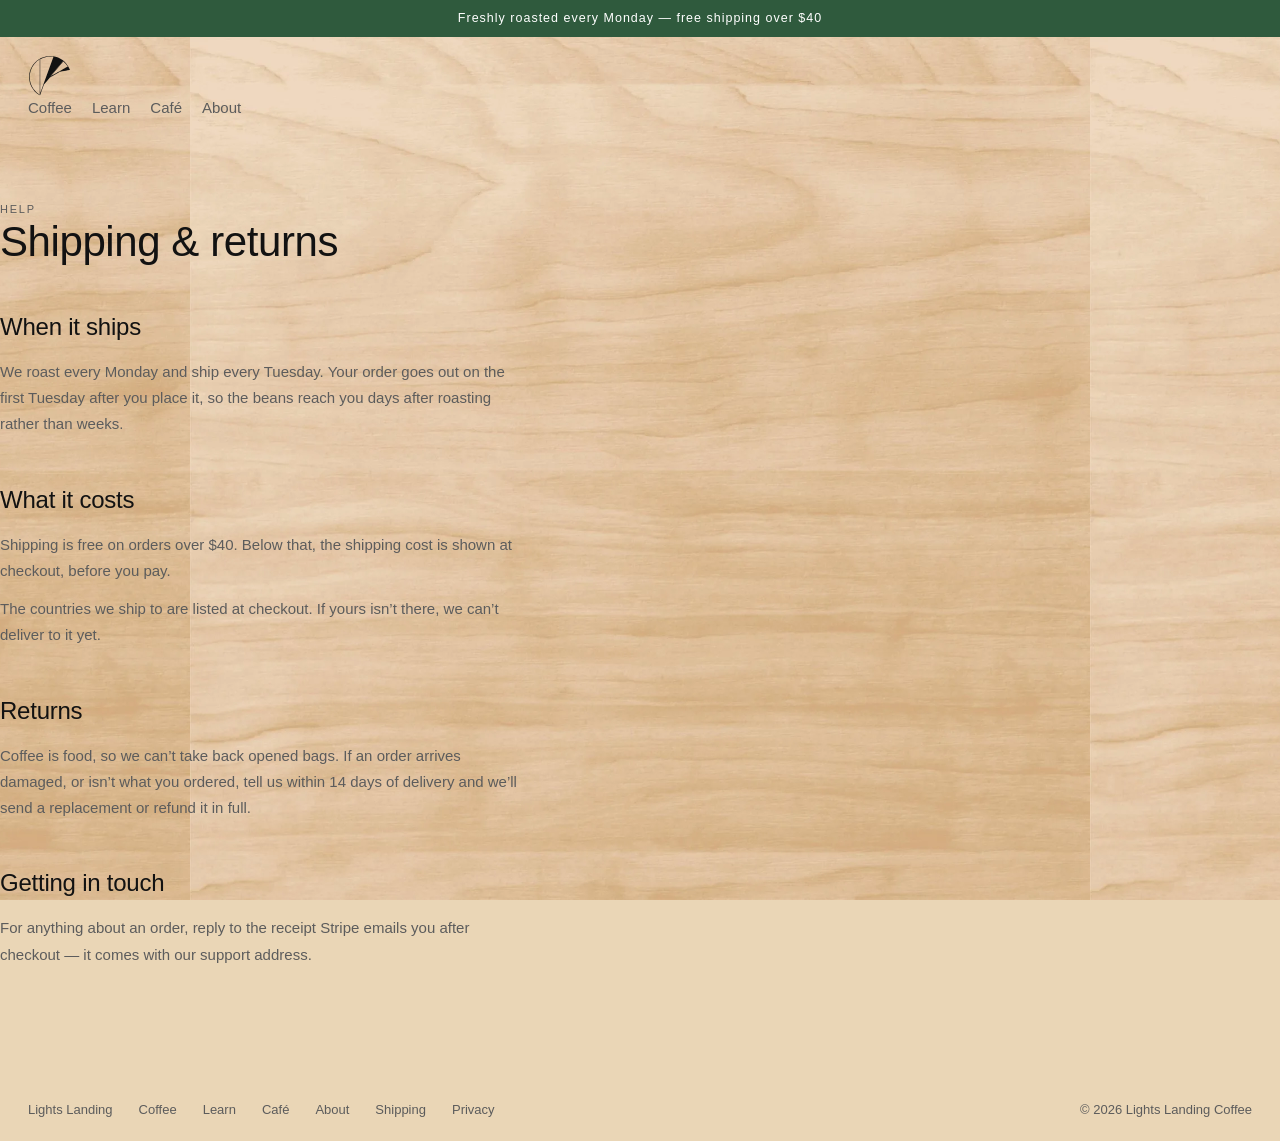
<file: shipping.html>
<!DOCTYPE html>
<html lang="en">
<head>
<meta charset="utf-8">
<meta name="viewport" content="width=device-width, initial-scale=1">
<title>Shipping &amp; returns — Lights Landing Coffee</title>
<meta name="description" content="Roasted every Monday, shipped every Tuesday. Shipping costs, delivery and returns.">
<link rel="canonical" href="https://lightslanding.shop/shipping.html">
<link rel="icon" href="favicon.svg" type="image/svg+xml">
<link rel="apple-touch-icon" href="apple-touch-icon.png">
<meta name="theme-color" content="#f8f5ef">
<meta property="og:type" content="website">
<meta property="og:site_name" content="Lights Landing Coffee">
<meta property="og:title" content="Shipping &amp; returns — Lights Landing Coffee">
<meta property="og:description" content="Roasted every Monday, shipped every Tuesday. Shipping costs, delivery and returns.">
<meta property="og:url" content="https://lightslanding.shop/shipping.html">
<meta property="og:image" content="https://lightslanding.shop/uploads/cupping-room.jpg">
<meta name="twitter:card" content="summary_large_image">
<link rel="stylesheet" href="assets/styles.css">
</head>
<body>

<div class="page">

  <div class="announce">Freshly roasted every Monday — free shipping over $40</div>

  <header class="sheet masthead" style="--z:6">
    <div class="sheet__body">
      <a class="brand" href="index.html">
        <span class="brand__mark" aria-hidden="true"></span>
        <span class="visually-hidden">Lights Landing Coffee · 陆光咖啡 — home</span>
      </a>
      <nav class="nav" aria-label="Primary">
        <a href="coffee.html">Coffee</a>
        <a href="brew.html">Learn</a>
        <a href="cafe.html">Café</a>
        <a href="about.html">About</a>
      </nav>
    </div>
  </header>

  <section class="sheet sheet--paper sheet--skirt" style="--z:4">
    <div class="sheet__body band" style="padding-top:64px;padding-bottom:110px">
      <p class="eyebrow">Help</p>
      <h1 class="h-page" style="margin-bottom:44px">Shipping &amp; returns</h1>
      <div style="max-width:640px">
        <h2 class="h-section" style="margin:0 0 14px">When it ships</h2>
        <div class="prose">
          <p>We roast every Monday and ship every Tuesday. Your order goes out on the first Tuesday after you place it, so the beans reach you days after roasting rather than weeks.</p>
        </div>
        <h2 class="h-section" style="margin:44px 0 14px">What it costs</h2>
        <div class="prose">
          <p>Shipping is free on orders over $40. Below that, the shipping cost is shown at checkout, before you pay.</p>
          <p>The countries we ship to are listed at checkout. If yours isn’t there, we can’t deliver to it yet.</p>
        </div>
        <h2 class="h-section" style="margin:44px 0 14px">Returns</h2>
        <div class="prose">
          <p>Coffee is food, so we can’t take back opened bags. If an order arrives damaged, or isn’t what you ordered, tell us within 14 days of delivery and we’ll send a replacement or refund it in full.</p>
        </div>
        <h2 class="h-section" style="margin:44px 0 14px">Getting in touch</h2>
        <div class="prose">
          <p>For anything about an order, reply to the receipt Stripe emails you after checkout — it comes with our support address.</p>
        </div>
      </div>
    </div>
  </section>

  <footer class="footer">
    <a class="footer__brand" href="index.html">Lights Landing</a>
    <a href="coffee.html">Coffee</a>
    <a href="brew.html">Learn</a>
    <a href="cafe.html">Café</a>
    <a href="about.html">About</a>
    <a href="shipping.html">Shipping</a>
    <a href="privacy.html">Privacy</a>
    <span class="footer__copy">© 2026 Lights Landing Coffee</span>
  </footer>

</div>

<script src="assets/data.js"></script>
<script src="assets/site.js"></script>
</body>
</html>
</file>
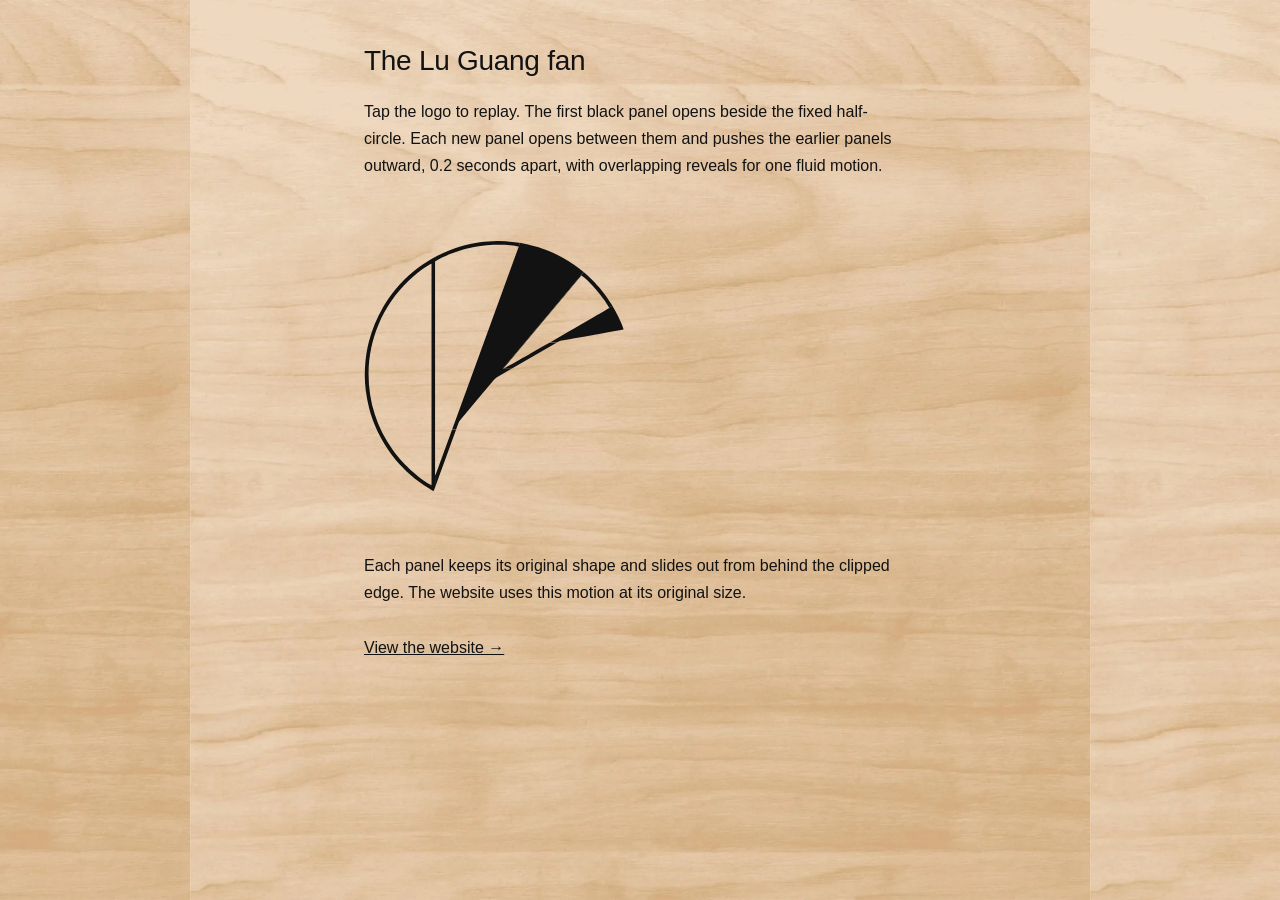
<file: tools/fan-logo-preview.html>
<!doctype html>
<html lang="en"><meta charset="utf-8"><meta name="viewport" content="width=device-width, initial-scale=1"><title>Lu Guang · Fan preview</title>
<link rel="stylesheet" href="../assets/styles.css">
<style>body{padding:40px 24px;max-width:600px;margin:auto}h1{font-size:28px;font-weight:300}.brand{display:inline-flex;margin:40px 0}.brand__mark{width:260px;height:260px}p{max-width:34em;line-height:1.7}.back{display:block;margin-top:30px}</style>
<h1>The Lu Guang fan</h1><p>Tap the logo to replay. The first black panel opens beside the fixed half-circle. Each new panel opens between them and pushes the earlier panels outward, 0.2 seconds apart, with overlapping reveals for one fluid motion.</p>
<a class="brand" href="fan-logo-preview.html"><span class="brand__mark" aria-hidden="true"></span><span class="visually-hidden">Replay the Lu Guang fan</span></a>
<p>Each panel keeps its original shape and slides out from behind the clipped edge. The website uses this motion at its original size.</p><a class="back" href="../index.html">View the website →</a>
<script src="../assets/site.js"></script></html>
</file>
<file: assets/styles.css>
/* Lights Landing Coffee: the bean wall.
   The café's bean wall as a website: a fixed maple wall, every area a sharp
   white card laid on it a little lopsided, and each coffee a printed card in
   its own marbled colour that turns over to a white back. One look on
   purpose: wood, white and black, plus each coffee's colour. */

:root {
  --wood: #ead6b6;
  --monstera: #2f5a3d;      /* the announcement bar; white on it is 8:1 */
  --paper: #ffffff;
  --ink: #121212;
  --grey: #5c5c5c;          /* 6.6:1 on white */
  --line: #e2e2e2;
  --shadow: 0 1px 1px rgba(64, 42, 14, .10), 0 8px 22px rgba(64, 42, 14, .18);
  --shadow-lift: 0 2px 2px rgba(64, 42, 14, .10), 0 16px 32px rgba(64, 42, 14, .24);
  /* Chinese uses each device's own font (PingFang on Apple, Microsoft YaHei
     on Windows, Noto Sans CJK on Android): nothing to download, so pages
     load just as fast in mainland China, where Google Fonts is blocked. */
  --sans: 'Helvetica Neue', Helvetica, Arial, 'PingFang SC', 'Hiragino Sans GB', 'Microsoft YaHei', 'Noto Sans CJK SC', 'Source Han Sans SC', sans-serif;
  --zh: 'PingFang SC', 'Hiragino Sans GB', 'Microsoft YaHei', 'Noto Sans CJK SC', 'Source Han Sans SC', sans-serif;
  --t: 200ms;
  --ease: cubic-bezier(.2, .7, .2, 1);
}

* { box-sizing: border-box; }
html { -webkit-text-size-adjust: 100%; }
body {
  margin: 0;
  background: var(--wood);
  color: var(--ink);
  font-family: var(--sans);
  font-size: 16px;
  line-height: 1.5;
  -webkit-font-smoothing: antialiased;
}
body::before { content: ""; position: fixed; inset: 0 0 auto; height: env(safe-area-inset-top, 0px); z-index: 10; background: var(--wood); }
/* The maple is a fixed layer: it stays still while the cards scroll over it. */
body::after { content: ""; position: fixed; inset: 0; z-index: -1; pointer-events: none; background: var(--wood) url(../uploads/American-Hard-Maple.webp) center / 900px repeat; }
a { color: inherit; }
button, input, select { font: inherit; color: inherit; }
button { background: none; border: 0; padding: 0; cursor: pointer; }
:focus-visible { outline: 2px solid var(--ink); outline-offset: 3px; }
.visually-hidden { position: absolute; width: 1px; height: 1px; margin: -1px; overflow: hidden; clip-path: inset(50%); white-space: nowrap; }
img { display: block; max-width: 100%; }
.bw { filter: grayscale(1) contrast(1.05); }
[hidden] { display: none !important; }
/* Chinese readers see nothing until site.js has put the page into Chinese. */
.is-translating body { visibility: hidden; }

/* ---- white cards, laid down by hand ----------------------------------- */
/* site.js gives each card one small random lean (--tilt, --nx, --ny). */
.card { background: var(--paper); box-shadow: var(--shadow); border-radius: 0; }
.card, .bean { transform: translate(var(--nx, 0px), var(--ny, 0px)) rotate(var(--tilt, 0deg)); }
/* Drawn as one smoothed layer, so thin lines on a tilted card stay clean
   instead of stepping at the pixel grid. */
.card { will-change: transform; }

.wrap {
  max-width: 1232px; margin: 0 auto; display: grid; gap: 20px;
  padding-block: 20px 48px;
  padding-left: max(16px, env(safe-area-inset-left, 0px));
  padding-right: max(16px, env(safe-area-inset-right, 0px));
}
.wrap > *, .view > * { min-width: 0; }
.view { display: grid; gap: 20px; }

/* ---- chrome ------------------------------------------------------------ */
.announce { padding: 9px 16px; text-align: center; font-size: 12.5px; letter-spacing: .08em; margin: 0; background: var(--monstera); color: var(--paper); }
/* Logo, then the menu spread evenly across the middle, then search,
   language and the wishlist cart. */
.masthead { display: flex; flex-wrap: wrap; align-items: center; gap: 14px 28px; padding: 18px 28px; position: relative; z-index: 30; }
.nav { flex: 1 1 auto; display: flex; justify-content: space-evenly; gap: 6px 20px; font-size: 15px; }
.nav a, .nav__toggle { color: var(--grey); white-space: nowrap; font-size: inherit; }
.nav a:hover, .nav a[aria-current="page"], .nav__toggle:hover, .nav__toggle.is-current, .nav__group.is-open .nav__toggle { color: var(--ink); }
/* Menu items and the language switch share one underline: drawn left to
   right on hover or focus, and kept under the page you're on. */
.nav a, .nav__toggle, .lang { position: relative; text-decoration: none; }
.nav a::after, .nav__toggle::after, .lang::after {
  content: ""; position: absolute; left: 0; right: 0; bottom: -3px; height: 1px; background: currentColor;
  transform: scaleX(0); transform-origin: left center; transition: transform 300ms var(--ease);
}
.lang::after { left: 7px; right: 7px; bottom: 2px; }
.nav a:hover::after, .nav a:focus-visible::after, .nav a[aria-current="page"]::after,
.nav__toggle:hover::after, .nav__toggle:focus-visible::after, .nav__toggle.is-current::after,
.lang:hover::after, .lang:focus-visible::after { transform: scaleX(1); }

/* Learn opens a small white card holding Brew guide and Buying guide: on
   hover with a mouse, on a tap or click, and from the keyboard. */
.nav__group { position: relative; }
.nav__toggle { display: inline-flex; flex-direction: row-reverse; gap: 4px; align-items: baseline; }
.nav__toggle::before { content: "▾"; font-size: .7em; }
.nav__menu {
  position: absolute; top: 100%; left: 50%; z-index: 20; margin-top: 12px; min-width: 170px;
  display: grid; gap: 2px; padding: 10px 6px; background: var(--paper); box-shadow: var(--shadow);
  opacity: 0; visibility: hidden; transform: translate(-50%, -6px);
  transition: opacity 200ms var(--ease), transform 200ms var(--ease), visibility 0s linear 200ms;
}
/* A bridge over the gap, so the pointer can travel from Learn to the card. */
.nav__menu::before { content: ""; position: absolute; left: 0; right: 0; top: -14px; height: 14px; }
.nav__menu a { padding: 8px 14px; justify-self: stretch; text-align: center; }
.nav__menu a::after { left: 14px; right: 14px; bottom: 4px; }
.nav__group.is-open .nav__menu, .nav__group:not([data-ready]):focus-within .nav__menu {
  opacity: 1; visibility: visible; transform: translate(-50%, 0); transition-delay: 0s;
}
@media (hover: hover) {
  .nav__group:hover .nav__menu { opacity: 1; visibility: visible; transform: translate(-50%, 0); transition-delay: 0s; }
}
.masthead__end { display: flex; align-items: center; gap: 18px; }

/* Search is a magnifying glass. Hovered or focused, it slides left and an
   underline opens on its right to type into. */
/* Its room is kept even while closed, so opening it never moves the menu. */
.find { --open: 11em; display: flex; align-items: center; justify-content: flex-end; width: calc(var(--open) + 34px); }
.find__icon { display: grid; place-items: center; width: 28px; height: 28px; cursor: pointer; }
.find__icon svg { width: 20px; height: 20px; }
.find__input {
  width: 0; min-width: 0; padding: 4px 0; margin-left: 0;
  border: 0; border-bottom: 1px solid transparent; border-radius: 0; background: transparent; font-size: 14px;
  transition: width 520ms var(--ease), margin-left 520ms var(--ease), border-color 520ms var(--ease);
}
.find__input::placeholder { color: var(--grey); }
.find__input::-webkit-search-cancel-button { display: none; }
.find:hover .find__input, .find:focus-within .find__input, .find__input:not(:placeholder-shown) {
  width: var(--open); margin-left: 6px; border-bottom-color: var(--ink);
}
.find__input:focus { outline: none; border-bottom-width: 2px; margin-bottom: -1px; }
.find:focus-within .find__icon { outline: none; }

/* The language switch: 中 or EN, plain type, no box. */
.lang { min-width: 28px; height: 28px; font-size: 15px; line-height: 1; }

/* The wishlist is a cart, with its count in a small black square. */
.cart { position: relative; display: grid; place-items: center; width: 30px; height: 30px; text-decoration: none; }
.cart svg { width: 24px; height: 24px; }
.cart__count {
  position: absolute; top: -3px; right: -7px; min-width: 16px; height: 16px; padding: 0 4px;
  background: var(--ink); color: var(--paper); font-size: 10.5px; line-height: 16px; text-align: center;
  font-variant-numeric: tabular-nums;
}
.footer { display: flex; flex-wrap: wrap; gap: 10px 26px; padding: 22px 28px; font-size: 13px; color: var(--grey); }
.footer a { text-decoration: none; }
.footer a:hover { color: var(--ink); }
.footer__copy { margin-left: auto; }

/* The logomark is painted as a mask, so it takes the ink colour. */
.brand { display: flex; align-items: center; }
.brand__mark {
  display: block; width: 42px; height: 42px; background-color: var(--ink);
  -webkit-mask: url(../uploads/logo.svg) center / contain no-repeat;
          mask: url(../uploads/logo.svg) center / contain no-repeat;
}

/* The fan: site.js splits the mark into slices that open on hover. Divisions
   follow the SVG's black/white edges, with the thin inner spine assigned to
   the preceding panel. The inner canvas keeps the SVG's aspect ratio. */
.brand__mark--fan {
  position: relative;
  background: none !important;
  -webkit-mask: none;
          mask: none;
  color: var(--ink);
}
.brand__fan {
  position: absolute;
  top: 50%;
  left: 0;
  width: 100%;
  aspect-ratio: 508.99 / 491.25;
  transform: translateY(-50%);
}
.brand__moving, .brand__reveal { position: absolute; inset: 0; }
/* Folded artwork stays behind the fixed half-circle; each inner reveal
   separately clips it behind the preceding panel. Artwork never stretches. */
.brand__moving { clip-path: inset(0 0 0 27.332561%); }
.brand__slice {
  position: absolute;
  inset: 0;
  background: currentColor;
  -webkit-mask: url(../uploads/logo.svg) center / contain no-repeat;
          mask: url(../uploads/logo.svg) center / contain no-repeat;
  transform-origin: 0 0;
}
.brand__slice--base { clip-path: inset(0 72.66742% 0 0); }
.brand__slice--1 { clip-path: polygon(27.332561% -20.323664%, 67.493775% -20.323664%, 33.835370% 75.437904%, 393.117743% 75.437904%, 393.117743% 122.169975%, 27.332561% 122.169975%); }
.brand__slice--2 { clip-path: polygon(67.493775% -20.323664%, 111.310263% -20.323664%, 53.362183% 51.302108%, 393.117743% 51.302108%, 393.117743% 75.437904%, 33.835370% 75.437904%); }
.brand__slice--3 { clip-path: polygon(111.310263% -20.323664%, 173.565314% -20.323664%, 70.974545% 40.807381%, 393.117743% 40.807381%, 393.117743% 51.302108%, 53.362183% 51.302108%); }
.brand__slice--4 { clip-path: polygon(173.565314% -20.323664%, 393.117743% -20.323664%, 393.117743% 40.807381%, 70.974545% 40.807381%); }

/* ---- type -------------------------------------------------------------- */
.eyebrow { margin: 0; font-size: 11px; letter-spacing: .16em; text-transform: uppercase; color: var(--grey); }
h1, h2, h3 { margin: 0; font-weight: 400; letter-spacing: -.01em; text-wrap: balance; }
.h-display { font-size: clamp(34px, 5vw, 56px); font-weight: 300; line-height: 1.1; }
.h-page { font-size: clamp(28px, 3.8vw, 42px); font-weight: 300; line-height: 1.12; }
.h-section { font-size: clamp(20px, 2.2vw, 24px); }
.lede { margin: 0; font-size: 17px; line-height: 1.7; color: var(--grey); max-width: 46ch; }
.prose { color: var(--grey); max-width: 62ch; font-size: 15px; line-height: 1.75; }
.prose p { margin: 0 0 12px; }
.prose p:last-child { margin-bottom: 0; }
.link { font-size: 14.5px; text-underline-offset: 3px; }
/* Buttons and chips swap colour on hover with a sweep from left to right:
   black ones fill white, white ones fill black. --from is the resting
   colour, --to the colour that sweeps in. */
.btn, .chip {
  --from: var(--ink); --to: var(--paper); --text: var(--paper); --text-to: var(--ink);
  color: var(--text);
  background-color: var(--from);
  background-image: linear-gradient(var(--to), var(--to));
  background-repeat: no-repeat;
  background-position: left center;
  background-size: 0% 100%;
  box-shadow: inset 0 0 0 1px var(--ink);
  transition: background-size 320ms var(--ease), color 320ms var(--ease);
}
.btn:hover, .btn:focus-visible, .chip:hover, .chip:focus-visible { background-size: 100% 100%; color: var(--text-to); }
.btn--ghost, .btn[aria-pressed="true"] { --from: var(--paper); --to: var(--ink); --text: var(--ink); --text-to: var(--paper); }
.btn { display: inline-block; text-align: center; padding: 13px 22px; font-size: 15px; text-decoration: none; }
.btn:disabled { opacity: .45; cursor: default; }
.btn:disabled:hover { background-size: 0% 100%; color: var(--text); }
.btn-row { display: flex; flex-wrap: wrap; gap: 10px; }
.specs { margin: 0; display: grid; grid-template-columns: auto 1fr; gap: 10px 20px; font-size: 15px; }
.specs dt { font-size: 11px; letter-spacing: .14em; text-transform: uppercase; color: var(--grey); padding-top: 3px; }
.specs dd { margin: 0; min-width: 0; }
.small { font-size: 13px; color: var(--grey); margin: 0; }
.status { font-size: 14px; margin: 0; min-height: 1.4em; }
.status:empty { min-height: 0; }

/* ---- shared blocks ----------------------------------------------------- */
.pad { padding: 30px; }
.stack { display: grid; gap: 12px; align-content: start; }
.split { display: grid; grid-template-columns: minmax(0, 1fr) minmax(0, 1fr); }
.split > * { min-width: 0; }
.split__text { padding: 34px; display: grid; gap: 18px; align-content: center; }
.split > img { width: 100%; height: 100%; min-height: 260px; object-fit: cover; }
/* A picture that needs more room, like the About page's sea at sunrise. */
.split--tall > img { min-height: 440px; }
.head-row { display: flex; flex-wrap: wrap; justify-content: space-between; align-items: baseline; gap: 10px 20px; padding: 18px 26px; }
.two { display: grid; grid-template-columns: minmax(0, 1fr) minmax(0, 1fr); gap: 20px; }
.three { display: grid; grid-template-columns: repeat(3, minmax(0, 1fr)); gap: 20px; }
/* Cards side by side share one height; a .push link or button group sits
   at the foot of its card, so the rows line up. */
.fill { display: flex; flex-direction: column; gap: 12px; align-items: flex-start; }
.fill > * { max-width: 100%; }
.fill > .push { margin-top: auto; }
.fill > img { align-self: stretch; }
.fill > .pad { align-self: stretch; }
/* The brew methods on the home page: large, one above another. */
.methods { display: grid; gap: 10px; align-self: stretch; }
.methods .btn { padding: 16px 22px; font-size: 16px; display: flex; justify-content: space-between; align-items: center; text-align: left; }
/* Each method's arrow slides on as the button fills. */
.methods .btn::after { content: "→"; transition: transform 320ms var(--ease); }
.methods .btn:hover::after, .methods .btn:focus-visible::after { transform: translateX(6px); }

/* Without JavaScript the coffee cards can't be drawn; plain links stand in. */
.fallback { margin: 0; padding: 22px 26px; list-style: none; display: grid; gap: 8px; }
.fallback a { text-underline-offset: 3px; }
.beans > .fallback { grid-column: 1 / -1; }
/* The wishlist fills the row until the reservation form is switched on. */
.two:has(> [hidden]) { grid-template-columns: minmax(0, 1fr); }

/* ---- the bean card ----------------------------------------------------- */
/* Printed like the café's wall cards: a thin white border round the coffee's
   marbled colour, black type, 「tag」 top right, logo bottom right. Sizes are
   in container units so the card scales like a print. site.js turns it:
   on hover with a mouse, under the finger on a touch screen. */
.beans { display: grid; grid-template-columns: repeat(auto-fill, minmax(200px, 1fr)); gap: 26px 22px; padding: 4px; }
.bean {
  position: relative; aspect-ratio: 5 / 7; perspective: 1000px; container-type: inline-size;
  cursor: pointer; transition: transform var(--t) var(--ease);
  /* Sideways swipes turn the card; up and down still scroll the page. */
  touch-action: pan-y; -webkit-user-select: none; user-select: none; -webkit-tap-highlight-color: transparent;
}
.bean__inner { position: absolute; inset: 0; transform-style: preserve-3d; }
.bean__face { position: absolute; inset: 0; backface-visibility: hidden; -webkit-backface-visibility: hidden; background: var(--paper); box-shadow: var(--shadow); overflow: hidden; }
.bean__back { transform: rotateY(180deg); }
/* Only the side facing up takes clicks. */
.bean.is-flipped .bean__front, .bean:not(.is-flipped) .bean__back { pointer-events: none; }
/* Turned edge-on, a face falls into shadow. */
.bean__face::after { content: ""; position: absolute; inset: 0; z-index: 3; background: var(--ink); opacity: calc(var(--edge, 0) * .3); pointer-events: none; }
.bean.is-held .bean__face { box-shadow: var(--shadow-lift); }
@media (hover: hover) {
  .bean:hover { transform: translate(var(--nx, 0px), calc(var(--ny, 0px) - 4px)) rotate(0deg); }
  .bean:hover .bean__face { box-shadow: var(--shadow-lift); }
}

.bean__art { position: absolute; inset: 3cqw; background: var(--art) center / cover; }
.bean__front .bean__body { position: absolute; inset: 3cqw; padding: 6cqw 7cqw 6cqw; display: flex; flex-direction: column; }
.bean__tips { align-self: flex-end; max-width: 72%; text-align: right; line-height: 1.1; margin: 0 0 7cqw; }
.bean__tips small { display: block; font-size: max(8px, 3.6cqw); font-style: italic; }
.bean__tips b { font: 700 max(9px, 4.6cqw) / 1.2 var(--sans); }
.bean__zh { font: 700 7.4cqw / 1.24 var(--zh); margin: 0; }
/* On an English card the English names are the title. */
.bean__en { font: 700 7.6cqw / 1.2 var(--sans); margin: 0; letter-spacing: -.01em; }
.bean__price { font-size: max(9.5px, 4.3cqw); margin: 2.5cqw 0 0; font-variant-numeric: tabular-nums; }
.bean__taste { flex: 0 1 auto; min-height: 0; margin: auto 0 0; padding: 4cqw 10cqw 0 0; overflow: hidden; font-size: max(8px, 3.5cqw); line-height: 1.4; }
.bean__taste > b { display: block; font-weight: 600; margin-bottom: 1cqw; }
.bean__taste p { margin: 0; }
.bean__taste-full p + p { margin-top: .5cqw; }
.bean__taste-full span { font-weight: 600; }
.bean__taste-short { display: -webkit-box; -webkit-box-orient: vertical; overflow: hidden; }
.bean__mark { position: absolute; right: 6cqw; bottom: 5cqw; width: 7cqw; height: 7cqw; background: var(--ink); -webkit-mask: url(../uploads/logo.svg) center / contain no-repeat; mask: url(../uploads/logo.svg) center / contain no-repeat; }
.bean__hit { position: absolute; inset: 0; z-index: 2; }
.bean__hit:focus-visible { outline-offset: -6px; }
/* A short row of cards (home, "you may also like") spreads across the wall. */
.beans--row { grid-template-columns: repeat(auto-fit, minmax(200px, 250px)); justify-content: space-evenly; }

.bean__back .bean__body { position: absolute; inset: 0; padding: 7cqw 7cqw 6cqw; display: flex; flex-direction: column; gap: 3cqw; overflow-y: auto; }
.bean__back .eyebrow { font-size: max(9.5px, 4cqw); }
.bean__back-title { font: 700 max(12.5px, 6cqw) / 1.25 var(--sans); margin: 0; }
.bean__back .specs { font-size: max(11px, 4.8cqw); line-height: 1.35; gap: 1.4cqw 4cqw; padding-top: 3cqw; border-top: 1px solid var(--line); }
.bean__back .specs dt { font-size: max(9px, 3.6cqw); }
/* Phone-sized cards keep the essentials on the back: region, process, price. */
@container (max-width: 215px) {
  .bean__back .specs .opt { display: none; }
  .bean__back .bean__body { padding: 6cqw; }
}
.bean__actions { margin-top: auto; display: grid; gap: 2.4cqw; }
.bean__actions .btn { padding: 2.8cqw 3cqw; font-size: max(11.5px, 4.8cqw); }
.bean__status { font-size: max(10px, 4cqw); color: var(--grey); margin: 0; text-align: center; }
.bean__status:empty { display: none; }

/* ---- shelf ------------------------------------------------------------- */
.shelf-head { display: grid; gap: 10px; }
.shelf-head__title { display: flex; flex-wrap: wrap; align-items: baseline; gap: 6px 18px; }
.bar { position: sticky; top: env(safe-area-inset-top, 0px); z-index: 5; display: flex; flex-wrap: wrap; align-items: center; gap: 10px 24px; padding: 12px 20px; }
.bar__group { display: flex; flex-wrap: wrap; align-items: center; gap: 4px; }
.bar__label { font-size: 11px; letter-spacing: .14em; text-transform: uppercase; color: var(--grey); margin-right: 6px; }
.chip { padding: 6px 12px; font-size: 13.5px; text-decoration: none; --from: transparent; --to: var(--ink); --text: var(--ink); --text-to: var(--paper); box-shadow: none; }
.chip[aria-pressed="true"], .chip[aria-current="page"] { --from: var(--ink); --to: var(--paper); --text: var(--paper); --text-to: var(--ink); box-shadow: inset 0 0 0 1px var(--ink); }
/* Search and sort are a thin underline, not a box; focus thickens the line. */
.search, .sort select { border: 0; border-bottom: 1px solid var(--ink); border-radius: 0; background-color: transparent; font-size: 14px; }
.search { flex: 1 1 180px; max-width: 260px; padding: 6px 2px; }
.search::placeholder { color: var(--grey); }
.search:focus, .sort select:focus { outline: none; border-bottom-width: 2px; margin-bottom: -1px; }
.bar__end { margin-left: auto; display: flex; align-items: center; gap: 14px; font-size: 13.5px; }
.count { color: var(--grey); white-space: nowrap; }
.sort select {
  appearance: none; -webkit-appearance: none; padding: 5px 20px 5px 2px; cursor: pointer;
  background-image: linear-gradient(45deg, transparent 50%, var(--ink) 50%), linear-gradient(135deg, var(--ink) 50%, transparent 50%);
  background-position: calc(100% - 9px) 55%, calc(100% - 5px) 55%; background-size: 4px 4px; background-repeat: no-repeat;
}

/* ---- coffee page ------------------------------------------------------- */
.product { display: grid; grid-template-columns: minmax(240px, 1fr) minmax(0, 1.1fr) minmax(220px, .9fr); }
.product > * { padding: 30px; min-width: 0; }
.product > * + * { border-left: 1px solid var(--line); }
.buy { display: grid; gap: 12px; align-content: start; }
.buy__name { font: 700 26px / 1.3 var(--sans); margin: 0; }
.buy__sub { font-size: 17px; margin: 0; color: var(--grey); }
.buy__price { font-size: 22px; margin: 6px 0 0; font-variant-numeric: tabular-nums; }
.buy .btn { justify-self: start; }
.info .eyebrow { margin-bottom: 18px; }
.info .prose { margin-top: 22px; padding-top: 18px; border-top: 1px solid var(--line); }
.product__print { display: grid; place-items: center; }
.product__print .bean { width: min(100%, 260px); }

/* In the cup: aroma, palate, finish */
.cup { margin: 0; }
.cup > div { display: grid; grid-template-columns: 90px minmax(0, 1fr); gap: 16px; padding: 14px 0; border-bottom: 1px solid var(--line); }
.cup > div:first-child { border-top: 1px solid var(--line); }
.cup dt { font-size: 11px; letter-spacing: .14em; text-transform: uppercase; color: var(--grey); padding-top: 3px; }
.cup dd { margin: 0; font-size: 15.5px; line-height: 1.65; }
.on-label { display: grid; gap: 4px; }
.on-label p { margin: 0; font-size: 13.5px; line-height: 1.6; color: var(--grey); }

/* About the estate, beside its awards and how it is roasted */
.farm { display: grid; grid-template-columns: minmax(0, 1.5fr) minmax(0, 1fr); gap: 20px 48px; }
.farm__aside { display: grid; gap: 30px; align-content: start; }
.facts { margin: 0; padding: 0; list-style: none; font-size: 14px; line-height: 1.55; }
.facts > li, .facts > div { padding: 8px 0; border-bottom: 1px solid var(--line); }
.facts > div { display: grid; grid-template-columns: 70px minmax(0, 1fr); gap: 12px; }
.facts dt { color: var(--grey); }
.facts dd { margin: 0; }
.farm__aside .eyebrow { padding-bottom: 8px; border-bottom: 1px solid var(--ink); }

.recipes { display: grid; grid-template-columns: minmax(0, 1fr) minmax(0, 1fr); }
.recipe { padding-right: 28px; }
.recipe + .recipe { padding: 0 0 0 28px; border-left: 1px solid var(--line); }
.recipe h3 { font-size: 18px; margin-bottom: 4px; }
.recipe .specs { font-size: 14px; gap: 8px 18px; margin-top: 14px; }
.recipe ol { margin: 14px 0 0; padding-left: 20px; color: var(--grey); font-size: 14px; line-height: 1.7; }
.recipe li + li { margin-top: 4px; }

/* ---- brew guide -------------------------------------------------------- */
.guide img { width: 100%; height: clamp(200px, 30vw, 340px); object-fit: cover; }
.guide__head { padding: 28px 30px 6px; display: grid; gap: 14px; }
.tabs { display: flex; flex-wrap: wrap; gap: 6px; }
.guide__body { display: grid; grid-template-columns: 240px minmax(0, 1fr); border-top: 1px solid var(--line); margin-top: 22px; }
.guide__glance { padding: 26px 30px; border-right: 1px solid var(--line); display: grid; gap: 18px; align-content: start; }
.guide__glance .specs { font-size: 14px; gap: 9px 16px; }
.guide__steps { padding: 10px 30px 26px; }
.step { display: grid; grid-template-columns: 36px minmax(0, 1fr); gap: 14px; padding: 16px 0; border-bottom: 1px solid var(--line); }
.step:last-child { border-bottom: 0; }
.step__n { font-size: 13px; color: var(--grey); padding-top: 3px; font-variant-numeric: tabular-nums; }
.step h3 { font-size: 16.5px; }
.step p { margin: 4px 0 0; color: var(--grey); font-size: 14.5px; line-height: 1.65; }
.buying .step p { max-width: 66ch; }
.privacy { display: grid; gap: 30px; }
.privacy__part { display: grid; gap: 10px; }
.privacy ul { margin: 0 0 12px; padding-left: 20px; }
.privacy li + li { margin-top: 6px; }

/* ---- café --------------------------------------------------------------- */
.hours { display: grid; gap: 4px; font-size: 15px; }
.menu { display: grid; grid-template-columns: minmax(0, 1fr) minmax(0, 1fr); gap: 0 44px; }
.menu h3 { font-size: 11px; letter-spacing: .14em; text-transform: uppercase; color: var(--grey); padding-bottom: 8px; border-bottom: 1px solid var(--line); margin-bottom: 4px; }
.menu__row { display: flex; justify-content: space-between; padding: 9px 0; font-size: 15px; font-variant-numeric: tabular-nums; }
.prints { display: grid; grid-template-columns: repeat(3, minmax(0, 1fr)); gap: 22px; align-items: start; }
.photo-print { margin: 0; padding: 10px 10px 14px; }
.photo-print img { width: 100%; aspect-ratio: 4 / 3; object-fit: cover; }
.photo-print figcaption { font-size: 12.5px; color: var(--grey); margin-top: 10px; }

/* ---- wishlist ---------------------------------------------------------- */
.wish-list { margin: 0; padding: 0; list-style: none; }
.wish-row { display: grid; grid-template-columns: 54px minmax(0, 1fr) auto; gap: 14px; align-items: center; padding: 12px 0; border-bottom: 1px solid var(--line); }
.wish-row:last-child { border-bottom: 0; }
.wish-row__swatch { width: 54px; aspect-ratio: 5 / 7; border: 3px solid var(--paper); box-shadow: var(--shadow); background: var(--art) center / cover; }
.wish-row__name { font: 700 15px / 1.35 var(--sans); text-decoration: none; }
.wish-row__name:hover { text-decoration: underline; text-underline-offset: 3px; }
.wish-row__meta { font-size: 13px; color: var(--grey); }
.wish-row button { text-decoration: underline; text-underline-offset: 3px; font-size: 14px; }
.reserve { display: grid; gap: 12px; }
.reserve label { font-size: 14px; }
.reserve__steps { margin: 0; padding-left: 20px; color: var(--grey); font-size: 15px; line-height: 1.7; }
.reserve__steps li + li { margin-top: 4px; }
.reserve__controls { display: flex; flex-wrap: wrap; gap: 10px; }
.reserve input[type="email"] { flex: 1 1 240px; min-width: 0; border: 1px solid var(--ink); border-radius: 0; padding: 12px 14px; background: var(--paper); }
.reserve__trap { position: absolute; left: -10000px; width: 1px; height: 1px; overflow: hidden; }

/* ---- smaller screens ---------------------------------------------------- */
@media (max-width: 1040px) {
  .product { grid-template-columns: minmax(0, 1fr) minmax(0, 1fr); }
  .product .product__print { grid-column: 1 / -1; grid-row: 1; border-left: 0; border-bottom: 1px solid var(--line); }
  .product .buy { border-left: 0; }
}
@media (max-width: 820px) {
  /* The menu takes its own row under the logo and icons, spread edge to edge. */
  .masthead { padding: 14px 18px; gap: 12px 16px; justify-content: space-between; }
  .nav { order: 3; flex-basis: 100%; justify-content: space-between; }
  .masthead__end { gap: 14px; }
  .find { --open: min(11em, 34vw); }
  .split, .two, .recipes, .menu, .guide__body, .farm { grid-template-columns: minmax(0, 1fr); }
  .split > img { min-height: 220px; max-height: 300px; }
  .split--tall > img { max-height: none; height: auto; aspect-ratio: 782 / 752; }
  .recipe, .recipe + .recipe { padding: 0; border-left: 0; }
  .recipe + .recipe { margin-top: 26px; }
  .guide__glance { border-right: 0; border-bottom: 1px solid var(--line); }
  .three, .prints { grid-template-columns: minmax(0, 1fr); }
  .bar__end { margin-left: 0; width: 100%; justify-content: space-between; }
  .search { max-width: none; }
  .footer__copy { margin-left: 0; width: 100%; }
}
@media (max-width: 620px) {
  .wrap, .view { gap: 14px; }
  .beans { grid-template-columns: repeat(2, minmax(0, 1fr)); gap: 16px 12px; }
  .pad, .split__text { padding: 22px 18px; }
  .head-row { padding: 16px 18px; }
  .product { grid-template-columns: minmax(0, 1fr); }
  .product > *, .product > * + * { padding: 22px 18px; border-left: 0; }
  .product .info { border-top: 1px solid var(--line); }
  .cup > div { grid-template-columns: minmax(0, 1fr); gap: 4px; }
  .guide__head { padding: 22px 18px 4px; }
  .guide__glance, .guide__steps { padding-left: 18px; padding-right: 18px; }
}
/* Instructions for the device in hand. */
@media (hover: none) { .on-hover { display: none; } }
@media (hover: hover) { .on-touch { display: none; } }
@media (prefers-reduced-motion: reduce) {
  .bean, .chip, .btn, .find__input, .nav a::after, .nav__toggle::after, .lang::after, .methods .btn::after, .nav__menu { transition: none !important; }
  .bean:hover { transform: translate(var(--nx, 0px), var(--ny, 0px)) rotate(var(--tilt, 0deg)); }
}
</file>
